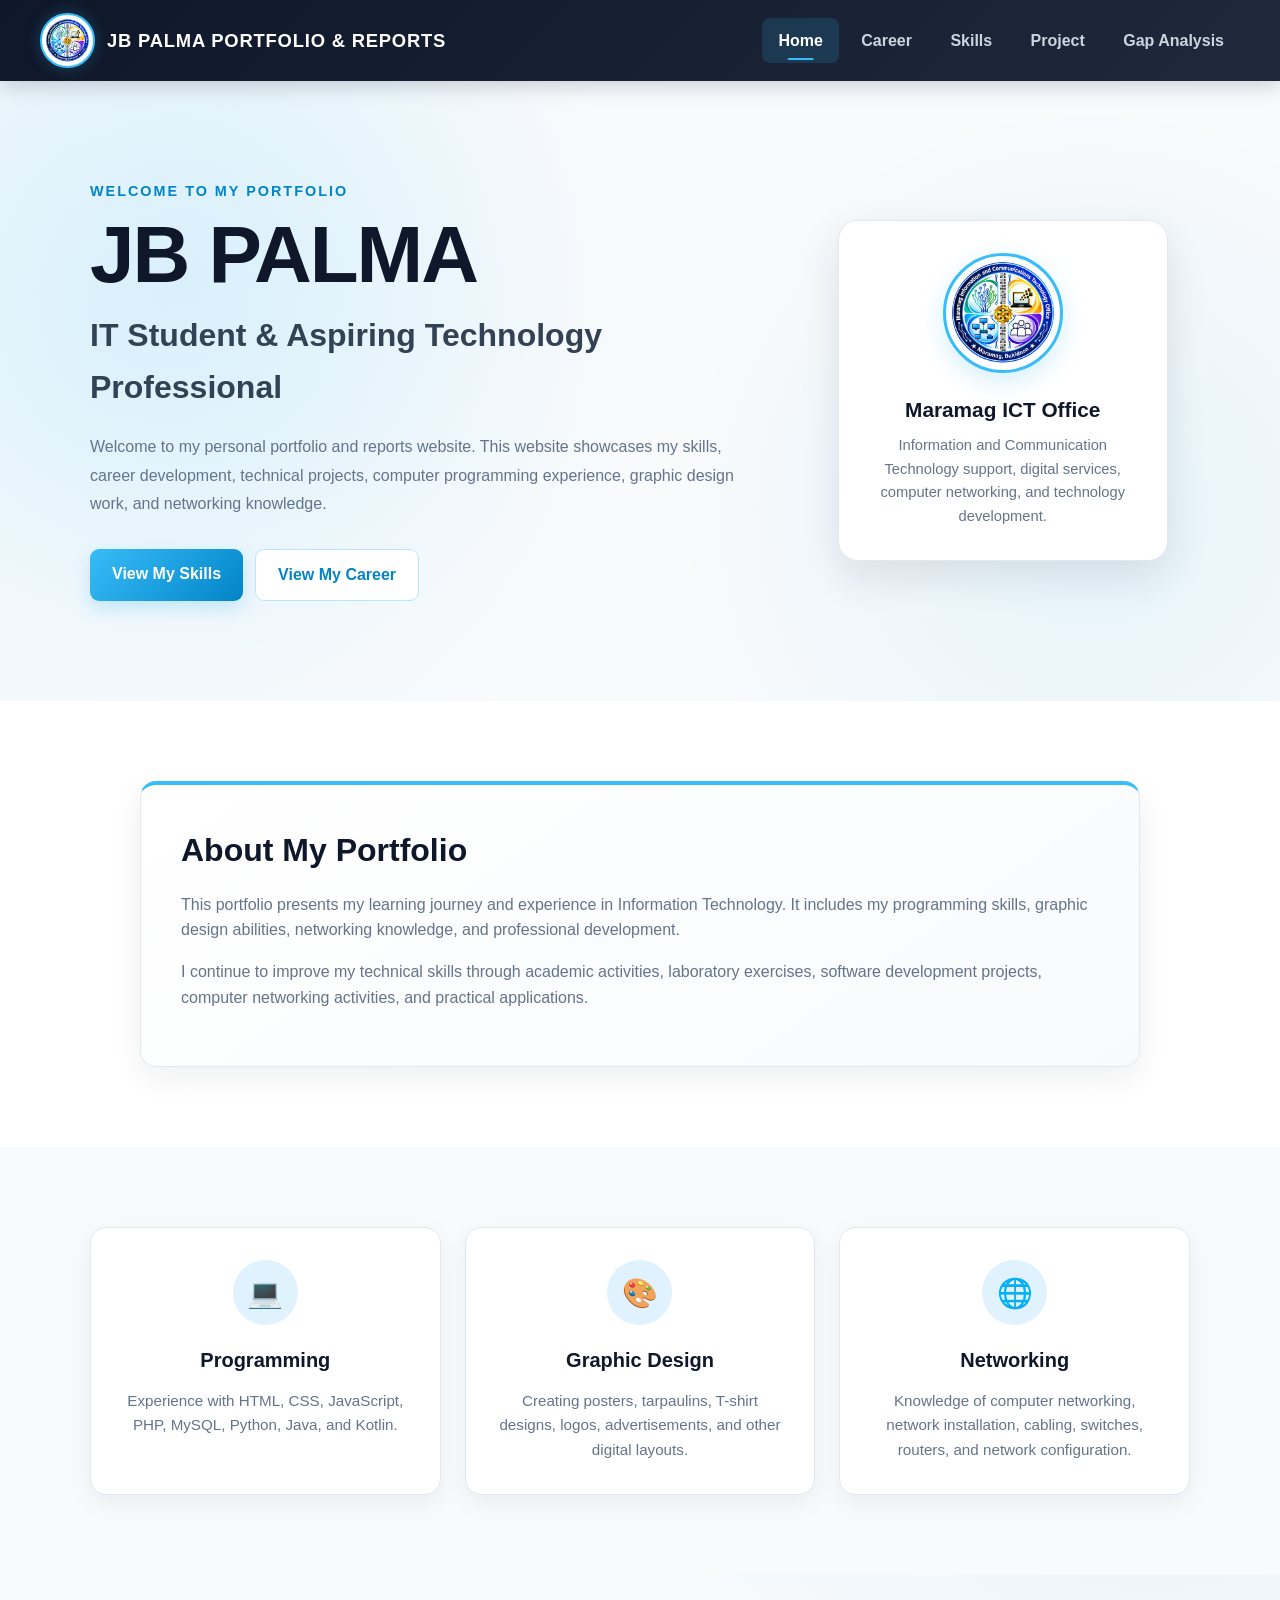
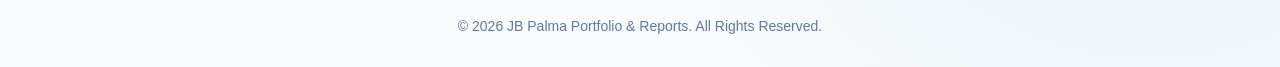
<file: index.html>
<!DOCTYPE html>
<html lang="en">

<head>

    <meta charset="UTF-8">

    <meta
        name="viewport"
        content="width=device-width, initial-scale=1.0"
    >

    <title>
        Home | MARAMAG INFORMATION AND COMMUNICATIONS TECHNOLOGY OFFICE
    </title>

    <!-- Main CSS -->
    <link rel="stylesheet" href="style.css">

</head>


<body>


    <!-- =====================================================
         NAVIGATION BAR
         ===================================================== -->

    <header class="navbar">

        <div class="nav-container">


            <!-- =================================================
                 WEBSITE BRAND
                 ================================================= -->

            <a href="index.html" class="brand">

                <img
                    src="MICT.png"
                    alt="Maramag ICT Office Logo"
                    class="brand-logo"
                >

                <span class="brand-title">
                    JB PALMA PORTFOLIO &amp; REPORTS
                </span>

            </a>


            <!-- =================================================
                 NAVIGATION MENU
                 ================================================= -->

            <nav class="nav-menu">

                <a
                    href="index.html"
                    class="nav-link active"
                >
                    Home
                </a>

                <a
                    href="career.html"
                    class="nav-link"
                >
                    Career
                </a>

                <a
                    href="skills.html"
                    class="nav-link"
                >
                    Skills
                </a>

                <a
                    href="project.html"
                    class="nav-link"
                >
                    Project
                </a>

                <a
                    href="gap-analysis.html"
                    class="nav-link"
                >
                    Gap Analysis
                </a>

            </nav>

        </div>

    </header>



    <!-- =====================================================
         MAIN CONTENT
         ===================================================== -->

    <main>


        <!-- =================================================
             HOME SECTION
             ================================================= -->

        <section class="home-section">


            <div class="home-container">


                <!-- =============================================
                     LEFT SIDE - INTRODUCTION
                     ============================================= -->

                <div class="home-content">


                    <p class="home-subtitle">
                        WELCOME TO MY PORTFOLIO
                    </p>


                    <h1>
                        JB PALMA
                    </h1>


                    <h2>
                        IT Student &amp; Aspiring Technology Professional
                    </h2>


                    <p class="home-description">

                        Welcome to my personal portfolio and reports
                        website. This website showcases my skills,
                        career development, technical projects,
                        computer programming experience, graphic
                        design work, and networking knowledge.

                    </p>


                    <!-- =========================================
                         HOME BUTTONS
                         ========================================= -->

                    <div class="home-buttons">

                        <a
                            href="skills.html"
                            class="home-button primary"
                        >
                            View My Skills
                        </a>


                        <a
                            href="career.html"
                            class="home-button secondary"
                        >
                            View My Career
                        </a>

                    </div>

                </div>



                <!-- =============================================
                     RIGHT SIDE - LOGO CARD
                     ============================================= -->

                <div class="home-card">


                    <!-- =========================================
                         LOGO
                         ========================================= -->

                    <div class="home-logo-container">

                        <img
                            src="MICT.png"
                            alt="Maramag ICT Office Logo"
                            class="home-logo"
                        >

                    </div>


                    <!-- =========================================
                         CARD TITLE
                         ========================================= -->

                    <h3>
                        Maramag ICT Office
                    </h3>


                    <!-- =========================================
                         CARD DESCRIPTION
                         ========================================= -->

                    <p>

                        Information and Communication Technology
                        support, digital services, computer
                        networking, and technology development.

                    </p>

                </div>

            </div>

        </section>



        <!-- =================================================
             ABOUT SECTION
             ================================================= -->

        <section class="about-section">


            <div class="about-container">


                <div class="about-card">


                    <h2>
                        About My Portfolio
                    </h2>


                    <p>

                        This portfolio presents my learning journey
                        and experience in Information Technology.
                        It includes my programming skills, graphic
                        design abilities, networking knowledge, and
                        professional development.

                    </p>


                    <p>

                        I continue to improve my technical skills
                        through academic activities, laboratory
                        exercises, software development projects,
                        computer networking activities, and
                        practical applications.

                    </p>


                </div>

            </div>

        </section>



        <!-- =================================================
             INFORMATION CARDS
             ================================================= -->

        <section class="information-section">


            <div class="information-container">


                <!-- =============================================
                     CARD 1
                     ============================================= -->

                <div class="info-card">


                    <div class="info-icon">
                        💻
                    </div>


                    <h3>
                        Programming
                    </h3>


                    <p>

                        Experience with HTML, CSS, JavaScript,
                        PHP, MySQL, Python, Java, and Kotlin.

                    </p>

                </div>



                <!-- =============================================
                     CARD 2
                     ============================================= -->

                <div class="info-card">


                    <div class="info-icon">
                        🎨
                    </div>


                    <h3>
                        Graphic Design
                    </h3>


                    <p>

                        Creating posters, tarpaulins, T-shirt
                        designs, logos, advertisements, and
                        other digital layouts.

                    </p>

                </div>



                <!-- =============================================
                     CARD 3
                     ============================================= -->

                <div class="info-card">


                    <div class="info-icon">
                        🌐
                    </div>


                    <h3>
                        Networking
                    </h3>


                    <p>

                        Knowledge of computer networking,
                        network installation, cabling,
                        switches, routers, and network
                        configuration.

                    </p>

                </div>

            </div>

        </section>


    </main>



    <!-- =====================================================
         FOOTER
         ===================================================== -->

    <footer class="footer">

        <p>

            &copy; 2026 JB Palma Portfolio &amp; Reports.
            All Rights Reserved.

        </p>

    </footer>


</body>

</html>
</file>
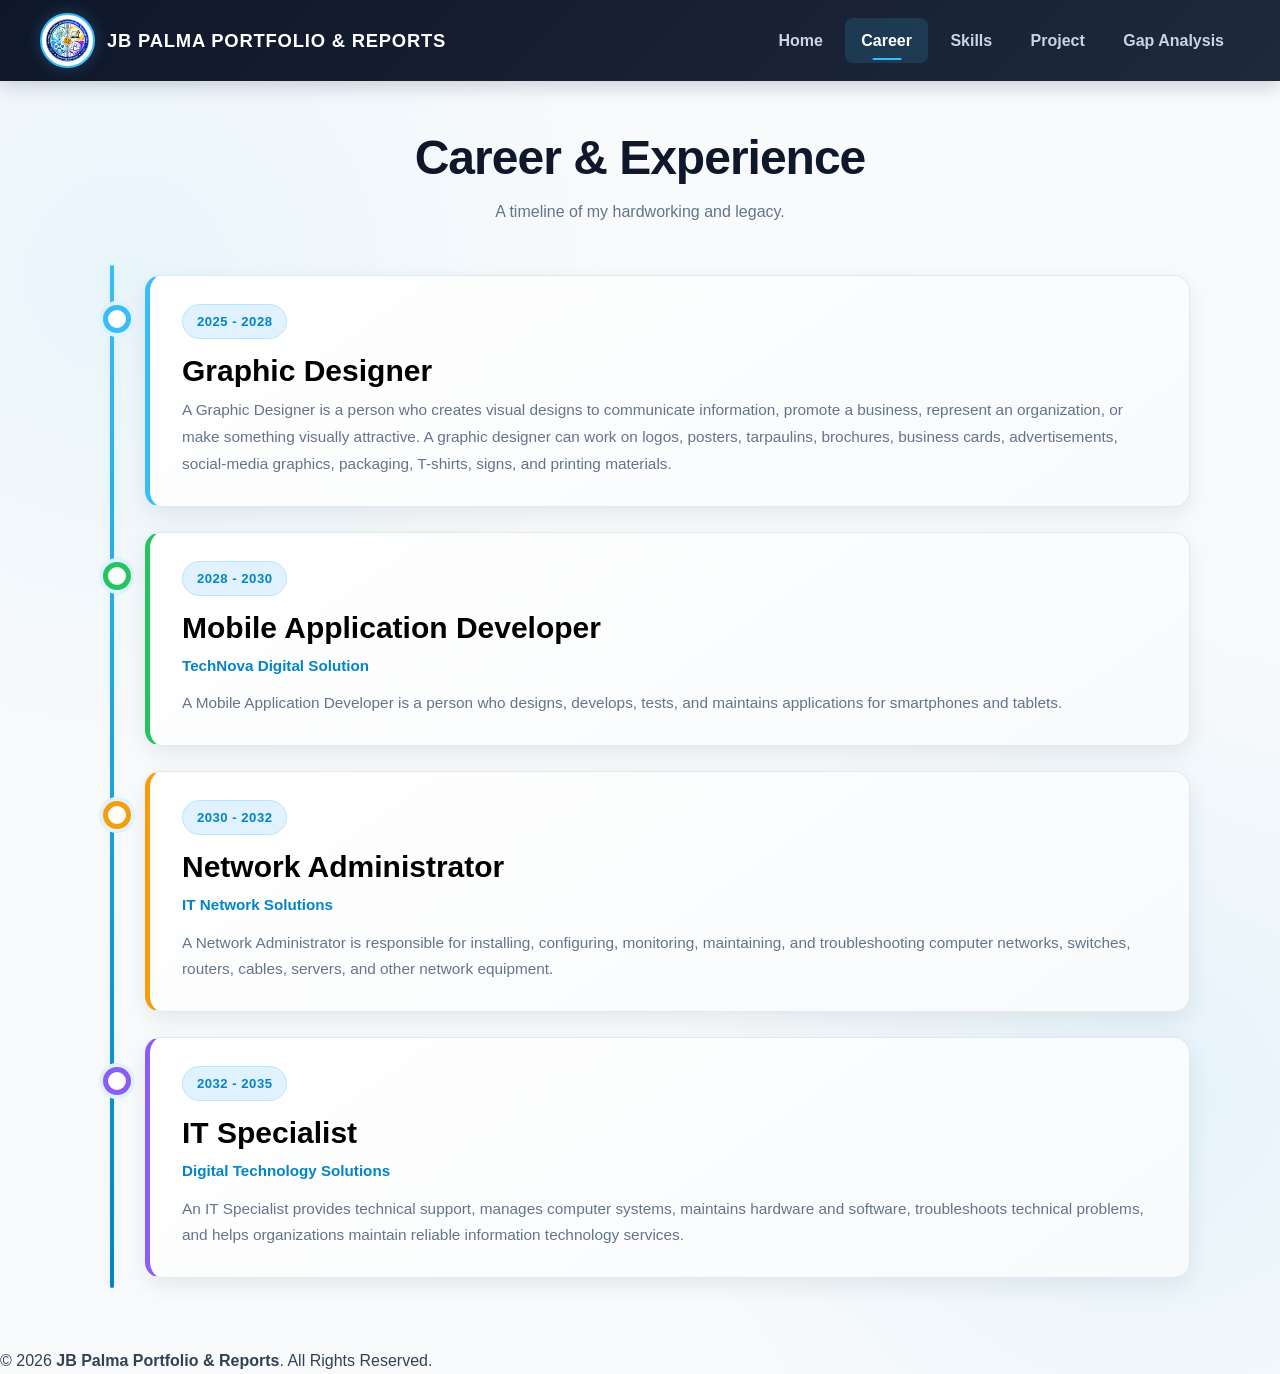
<file: career.html>
<!DOCTYPE html>
<html lang="en">
<head>
    <meta charset="UTF-8">
    <meta name="viewport" content="width=device-width, initial-scale=1.0">

    <title>JB Palma | Career</title>

    <link rel="stylesheet" href="style.css">
</head>

<body>

    <!-- =========================
         NAVIGATION BAR
    ========================== -->
    <header class="navbar">

        <div class="nav-container">

            <!-- LOGO -->
            <a href="index.html" class="brand">

                <img
                    src="MICT.png"
                    alt="Maramag ICT Logo"
                    class="brand-logo"
                >

                <span class="brand-title">
                    JB PALMA PORTFOLIO &amp; REPORTS
                </span>

            </a>


            <!-- NAVIGATION -->
            <nav class="nav-menu">

                <a href="index.html" class="nav-link">
                    Home
                </a>

                <a href="career.html" class="nav-link active">
                    Career
                </a>

                <a href="skills.html" class="nav-link">
                    Skills
                </a>

                <a href="project.html" class="nav-link">
                    Project
                </a>

                <a href="gap-analysis.html" class="nav-link">
                    Gap Analysis
                </a>

            </nav>

        </div>

    </header>


    <!-- =========================
         CAREER PAGE
    ========================== -->
    <main class="content-container">

        <section class="page-header">

            <h1>
                Career &amp; Experience
            </h1>

            <p>
                A timeline of my hardworking and legacy.
            </p>

        </section>


        <!-- =========================
             CAREER TIMELINE
        ========================== -->
        <section class="timeline">


            <!-- CAREER 1 -->
            <article class="timeline-item">

                <div class="date">
                    2025 - 2028
                </div>

                <h3>
                    Graphic Designer
                </h3>

                <p>
                    A Graphic Designer is a person who creates visual
                    designs to communicate information, promote a business,
                    represent an organization, or make something visually
                    attractive. A graphic designer can work on logos,
                    posters, tarpaulins, brochures, business cards,
                    advertisements, social-media graphics, packaging,
                    T-shirts, signs, and printing materials.
                </p>

            </article>


            <!-- CAREER 2 -->
            <article class="timeline-item">

                <div class="date">
                    2028 - 2030
                </div>

                <h3>
                    Mobile Application Developer
                </h3>

                <div class="company">
                    TechNova Digital Solution
                </div>

                <p>
                    A Mobile Application Developer is a person who designs,
                    develops, tests, and maintains applications for
                    smartphones and tablets.
                </p>

            </article>


            <!-- CAREER 3 -->
            <article class="timeline-item">

                <div class="date">
                    2030 - 2032
                </div>

                <h3>
                    Network Administrator
                </h3>

                <div class="company">
                    IT Network Solutions
                </div>

                <p>
                    A Network Administrator is responsible for installing,
                    configuring, monitoring, maintaining, and troubleshooting
                    computer networks, switches, routers, cables, servers,
                    and other network equipment.
                </p>

            </article>


            <!-- CAREER 4 -->
            <article class="timeline-item">

                <div class="date">
                    2032 - 2035
                </div>

                <h3>
                    IT Specialist
                </h3>

                <div class="company">
                    Digital Technology Solutions
                </div>

                <p>
                    An IT Specialist provides technical support, manages
                    computer systems, maintains hardware and software,
                    troubleshoots technical problems, and helps organizations
                    maintain reliable information technology services.
                </p>

            </article>


        </section>

    </main>


    <!-- =========================
         FOOTER
    ========================== -->
    <footer>

        <p>
            &copy; 2026
            <strong>JB Palma Portfolio &amp; Reports</strong>.
            All Rights Reserved.
        </p>

    </footer>

</body>
</html>
</file>
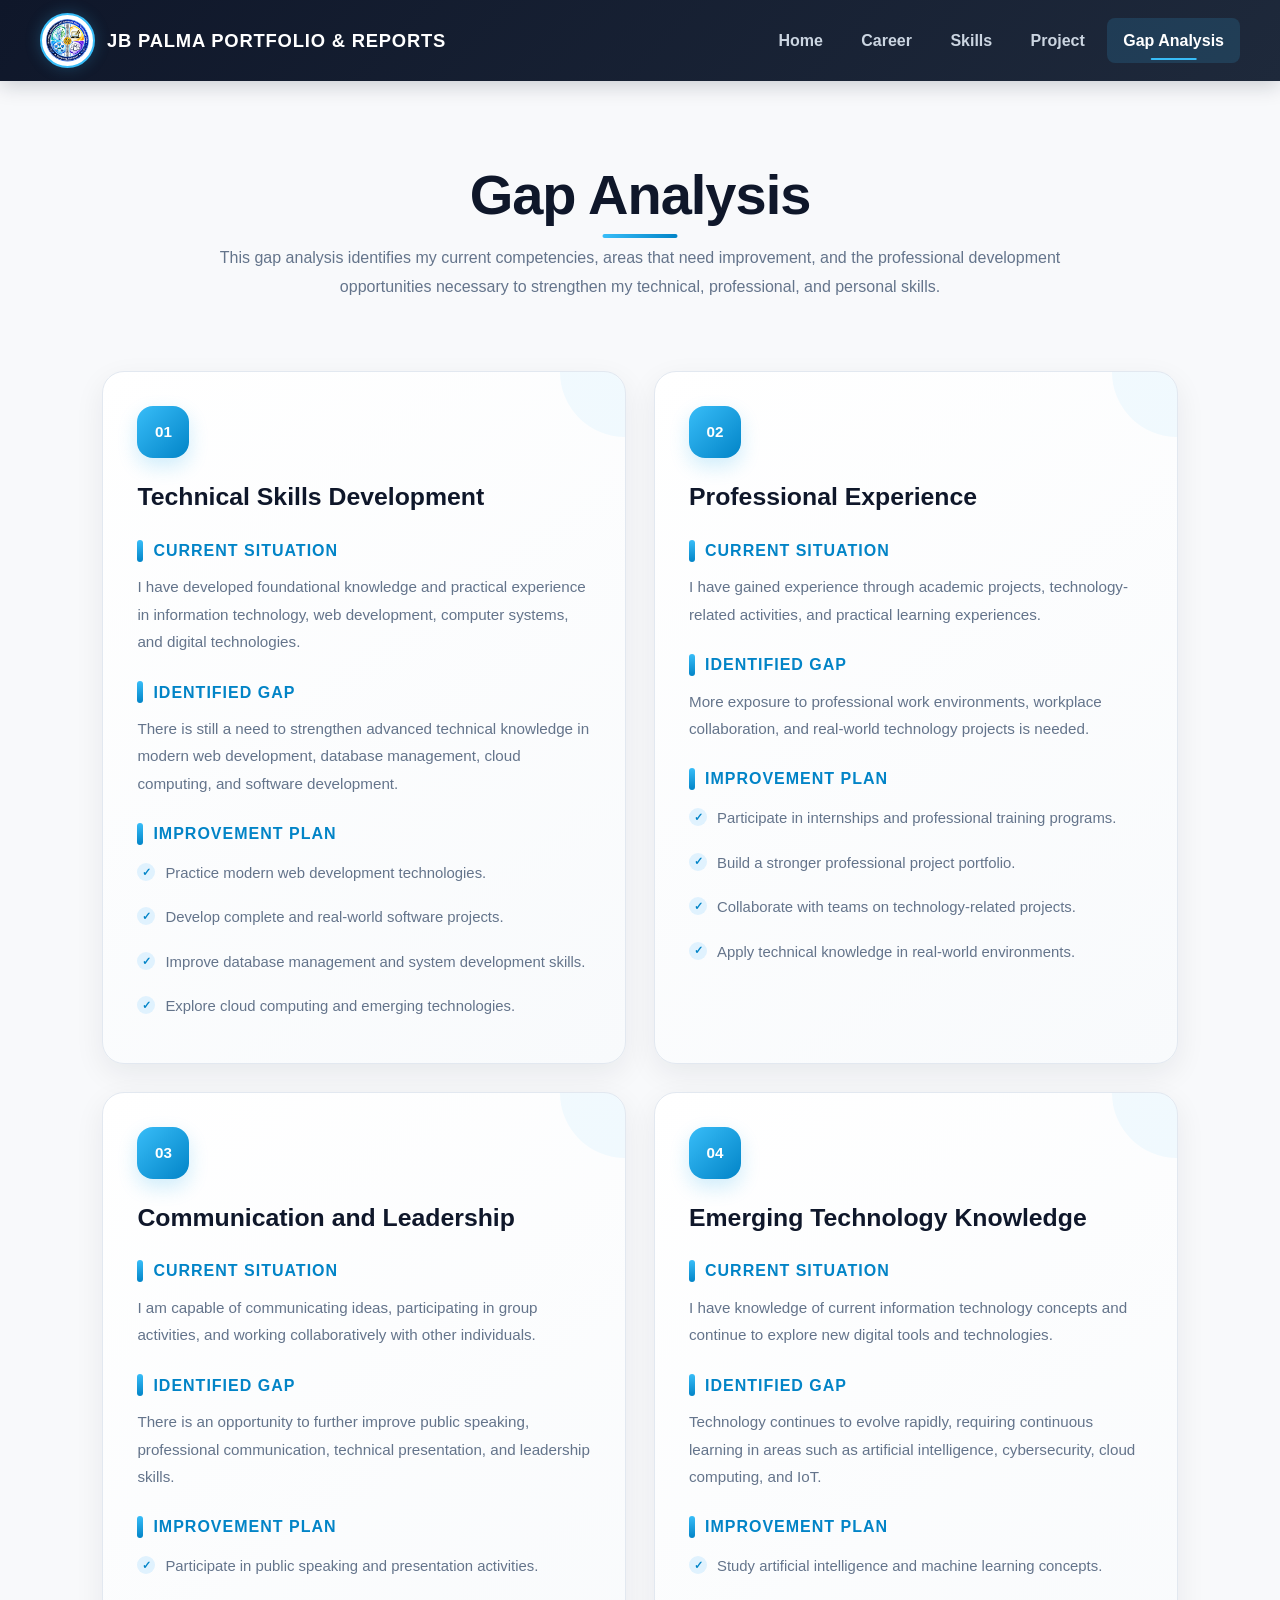
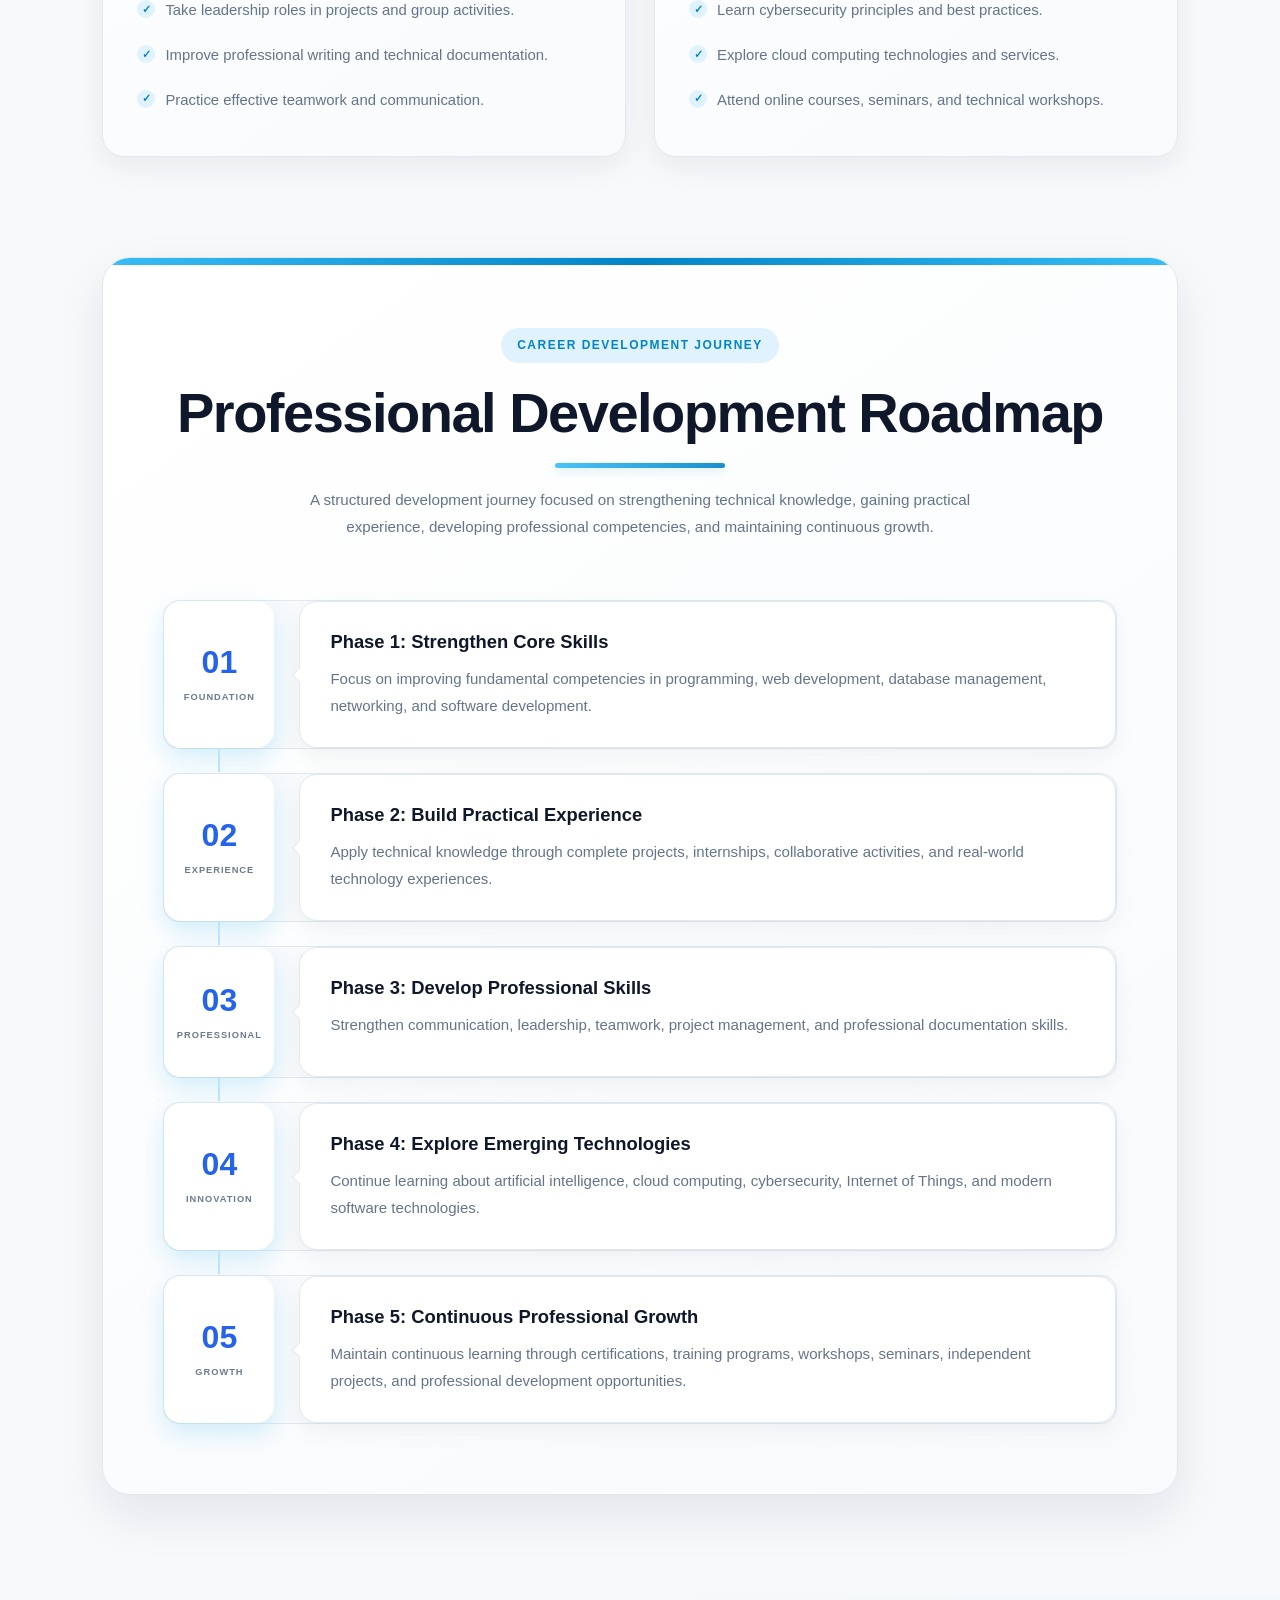
<file: gap-analysis.html>
<!DOCTYPE html>
<html lang="en">

<head>

    <meta charset="UTF-8">

    <meta
        name="viewport"
        content="width=device-width, initial-scale=1.0"
    >

    <title>
        Gap Analysis | JB Palma Portfolio & Reports
    </title>

    <!-- Main CSS -->
    <link rel="stylesheet" href="style.css">

</head>


<body>


     <!-- =====================================================
         NAVIGATION BAR
         ===================================================== -->

    <header class="navbar">

        <div class="nav-container">


            <!-- =================================================
                 WEBSITE BRAND
                 ================================================= -->

            <a href="index.html" class="brand">

                <img
                    src="MICT.png"
                    alt="Maramag ICT Office Logo"
                    class="brand-logo"
                >

                <span class="brand-title">
                    JB PALMA PORTFOLIO &amp; REPORTS
                </span>

            </a>


            <!-- =================================================
                 NAVIGATION MENU
                 ================================================= -->

            <nav class="nav-menu">

                <a
                    href="index.html"
                    class="nav-link"
                >
                    Home
                </a>

                <a
                    href="career.html"
                    class="nav-link"
                >
                    Career
                </a>

                <a
                    href="skills.html"
                    class="nav-link"
                >
                    Skills
                </a>

                <a
                    href="project.html"
                    class="nav-link"
                >
                    Project
                </a>

                <a
                    href="gap-analysis.html"
                    class="nav-link active"
                >
                    Gap Analysis
                </a>

            </nav>

        </div>

    </header>



    <!-- =====================================================
         GAP ANALYSIS
    ====================================================== -->

    <main>

        <section class="gap-analysis">


            <!-- SECTION HEADER -->

            <div class="gap-analysis-header">

                <h1 class="section-title">
                    Gap Analysis
                </h1>


                <p class="section-description">

                    This gap analysis identifies my current competencies,
                    areas that need improvement, and the professional
                    development opportunities necessary to strengthen my
                    technical, professional, and personal skills.

                </p>

            </div>



            <!-- =================================================
                 GAP ANALYSIS CARDS
            ================================================== -->

            <div class="gap-grid">


                <!-- =============================================
                     CARD 01
                ============================================== -->

                <article class="gap-card">

                    <div class="gap-number">
                        01
                    </div>


                    <h2>
                        Technical Skills Development
                    </h2>


                    <h3>
                        Current Situation
                    </h3>

                    <p>

                        I have developed foundational knowledge and
                        practical experience in information technology,
                        web development, computer systems, and digital
                        technologies.

                    </p>


                    <h3>
                        Identified Gap
                    </h3>

                    <p>

                        There is still a need to strengthen advanced
                        technical knowledge in modern web development,
                        database management, cloud computing, and
                        software development.

                    </p>


                    <h3>
                        Improvement Plan
                    </h3>

                    <ul>

                        <li>
                            Practice modern web development technologies.
                        </li>

                        <li>
                            Develop complete and real-world software projects.
                        </li>

                        <li>
                            Improve database management and system
                            development skills.
                        </li>

                        <li>
                            Explore cloud computing and emerging technologies.
                        </li>

                    </ul>

                </article>



                <!-- =============================================
                     CARD 02
                ============================================== -->

                <article class="gap-card">

                    <div class="gap-number">
                        02
                    </div>


                    <h2>
                        Professional Experience
                    </h2>


                    <h3>
                        Current Situation
                    </h3>

                    <p>

                        I have gained experience through academic projects,
                        technology-related activities, and practical
                        learning experiences.

                    </p>


                    <h3>
                        Identified Gap
                    </h3>

                    <p>

                        More exposure to professional work environments,
                        workplace collaboration, and real-world technology
                        projects is needed.

                    </p>


                    <h3>
                        Improvement Plan
                    </h3>

                    <ul>

                        <li>
                            Participate in internships and professional
                            training programs.
                        </li>

                        <li>
                            Build a stronger professional project portfolio.
                        </li>

                        <li>
                            Collaborate with teams on technology-related
                            projects.
                        </li>

                        <li>
                            Apply technical knowledge in real-world
                            environments.
                        </li>

                    </ul>

                </article>



                <!-- =============================================
                     CARD 03
                ============================================== -->

                <article class="gap-card">

                    <div class="gap-number">
                        03
                    </div>


                    <h2>
                        Communication and Leadership
                    </h2>


                    <h3>
                        Current Situation
                    </h3>

                    <p>

                        I am capable of communicating ideas,
                        participating in group activities, and working
                        collaboratively with other individuals.

                    </p>


                    <h3>
                        Identified Gap
                    </h3>

                    <p>

                        There is an opportunity to further improve
                        public speaking, professional communication,
                        technical presentation, and leadership skills.

                    </p>


                    <h3>
                        Improvement Plan
                    </h3>

                    <ul>

                        <li>
                            Participate in public speaking and
                            presentation activities.
                        </li>

                        <li>
                            Take leadership roles in projects and
                            group activities.
                        </li>

                        <li>
                            Improve professional writing and
                            technical documentation.
                        </li>

                        <li>
                            Practice effective teamwork and
                            communication.
                        </li>

                    </ul>

                </article>



                <!-- =============================================
                     CARD 04
                ============================================== -->

                <article class="gap-card">

                    <div class="gap-number">
                        04
                    </div>


                    <h2>
                        Emerging Technology Knowledge
                    </h2>


                    <h3>
                        Current Situation
                    </h3>

                    <p>

                        I have knowledge of current information
                        technology concepts and continue to explore
                        new digital tools and technologies.

                    </p>


                    <h3>
                        Identified Gap
                    </h3>

                    <p>

                        Technology continues to evolve rapidly,
                        requiring continuous learning in areas such as
                        artificial intelligence, cybersecurity,
                        cloud computing, and IoT.

                    </p>


                    <h3>
                        Improvement Plan
                    </h3>

                    <ul>

                        <li>
                            Study artificial intelligence and
                            machine learning concepts.
                        </li>

                        <li>
                            Learn cybersecurity principles and
                            best practices.
                        </li>

                        <li>
                            Explore cloud computing technologies
                            and services.
                        </li>

                        <li>
                            Attend online courses, seminars, and
                            technical workshops.
                        </li>

                    </ul>

                </article>


            </div>



            <!-- =================================================
                 PROFESSIONAL DEVELOPMENT ROADMAP
            ================================================== -->

            <section class="roadmap">


                <div class="roadmap-heading">

                    <span class="roadmap-label">
                        CAREER DEVELOPMENT JOURNEY
                    </span>


                    <h2 class="roadmap-title">
                        Professional Development Roadmap
                    </h2>


                    <p class="roadmap-intro">

                        A structured development journey focused on
                        strengthening technical knowledge, gaining
                        practical experience, developing professional
                        competencies, and maintaining continuous growth.

                    </p>

                </div>



                <!-- ROADMAP LIST -->

                <div class="roadmap-list">


                    <!-- PHASE 01 -->

                    <article class="roadmap-item">

                        <div class="roadmap-phase">

                            <span>
                                01
                            </span>

                            <small>
                                FOUNDATION
                            </small>

                        </div>


                        <div class="roadmap-content">

                            <h3>
                                Phase 1: Strengthen Core Skills
                            </h3>

                            <p>

                                Focus on improving fundamental competencies
                                in programming, web development, database
                                management, networking, and software
                                development.

                            </p>

                        </div>

                    </article>



                    <!-- PHASE 02 -->

                    <article class="roadmap-item">

                        <div class="roadmap-phase">

                            <span>
                                02
                            </span>

                            <small>
                                EXPERIENCE
                            </small>

                        </div>


                        <div class="roadmap-content">

                            <h3>
                                Phase 2: Build Practical Experience
                            </h3>

                            <p>

                                Apply technical knowledge through complete
                                projects, internships, collaborative
                                activities, and real-world technology
                                experiences.

                            </p>

                        </div>

                    </article>



                    <!-- PHASE 03 -->

                    <article class="roadmap-item">

                        <div class="roadmap-phase">

                            <span>
                                03
                            </span>

                            <small>
                                PROFESSIONAL
                            </small>

                        </div>


                        <div class="roadmap-content">

                            <h3>
                                Phase 3: Develop Professional Skills
                            </h3>

                            <p>

                                Strengthen communication, leadership,
                                teamwork, project management, and
                                professional documentation skills.

                            </p>

                        </div>

                    </article>



                    <!-- PHASE 04 -->

                    <article class="roadmap-item">

                        <div class="roadmap-phase">

                            <span>
                                04
                            </span>

                            <small>
                                INNOVATION
                            </small>

                        </div>


                        <div class="roadmap-content">

                            <h3>
                                Phase 4: Explore Emerging Technologies
                            </h3>

                            <p>

                                Continue learning about artificial
                                intelligence, cloud computing,
                                cybersecurity, Internet of Things,
                                and modern software technologies.

                            </p>

                        </div>

                    </article>



                    <!-- PHASE 05 -->

                    <article class="roadmap-item">

                        <div class="roadmap-phase">

                            <span>
                                05
                            </span>

                            <small>
                                GROWTH
                            </small>

                        </div>


                        <div class="roadmap-content">

                            <h3>
                                Phase 5: Continuous Professional Growth
                            </h3>

                            <p>

                                Maintain continuous learning through
                                certifications, training programs,
                                workshops, seminars, independent projects,
                                and professional development opportunities.

                            </p>

                        </div>

                    </article>


                </div>

            </section>


        </section>

    </main>



    <!-- =====================================================
         FOOTER
    ====================================================== -->

    <footer class="site-footer">

        <div class="footer-container">

            <p>
                © 2026 JB Palma Portfolio & Reports.
                All Rights Reserved.
            </p>

        </div>

    </footer>


</body>

</html>
</file>
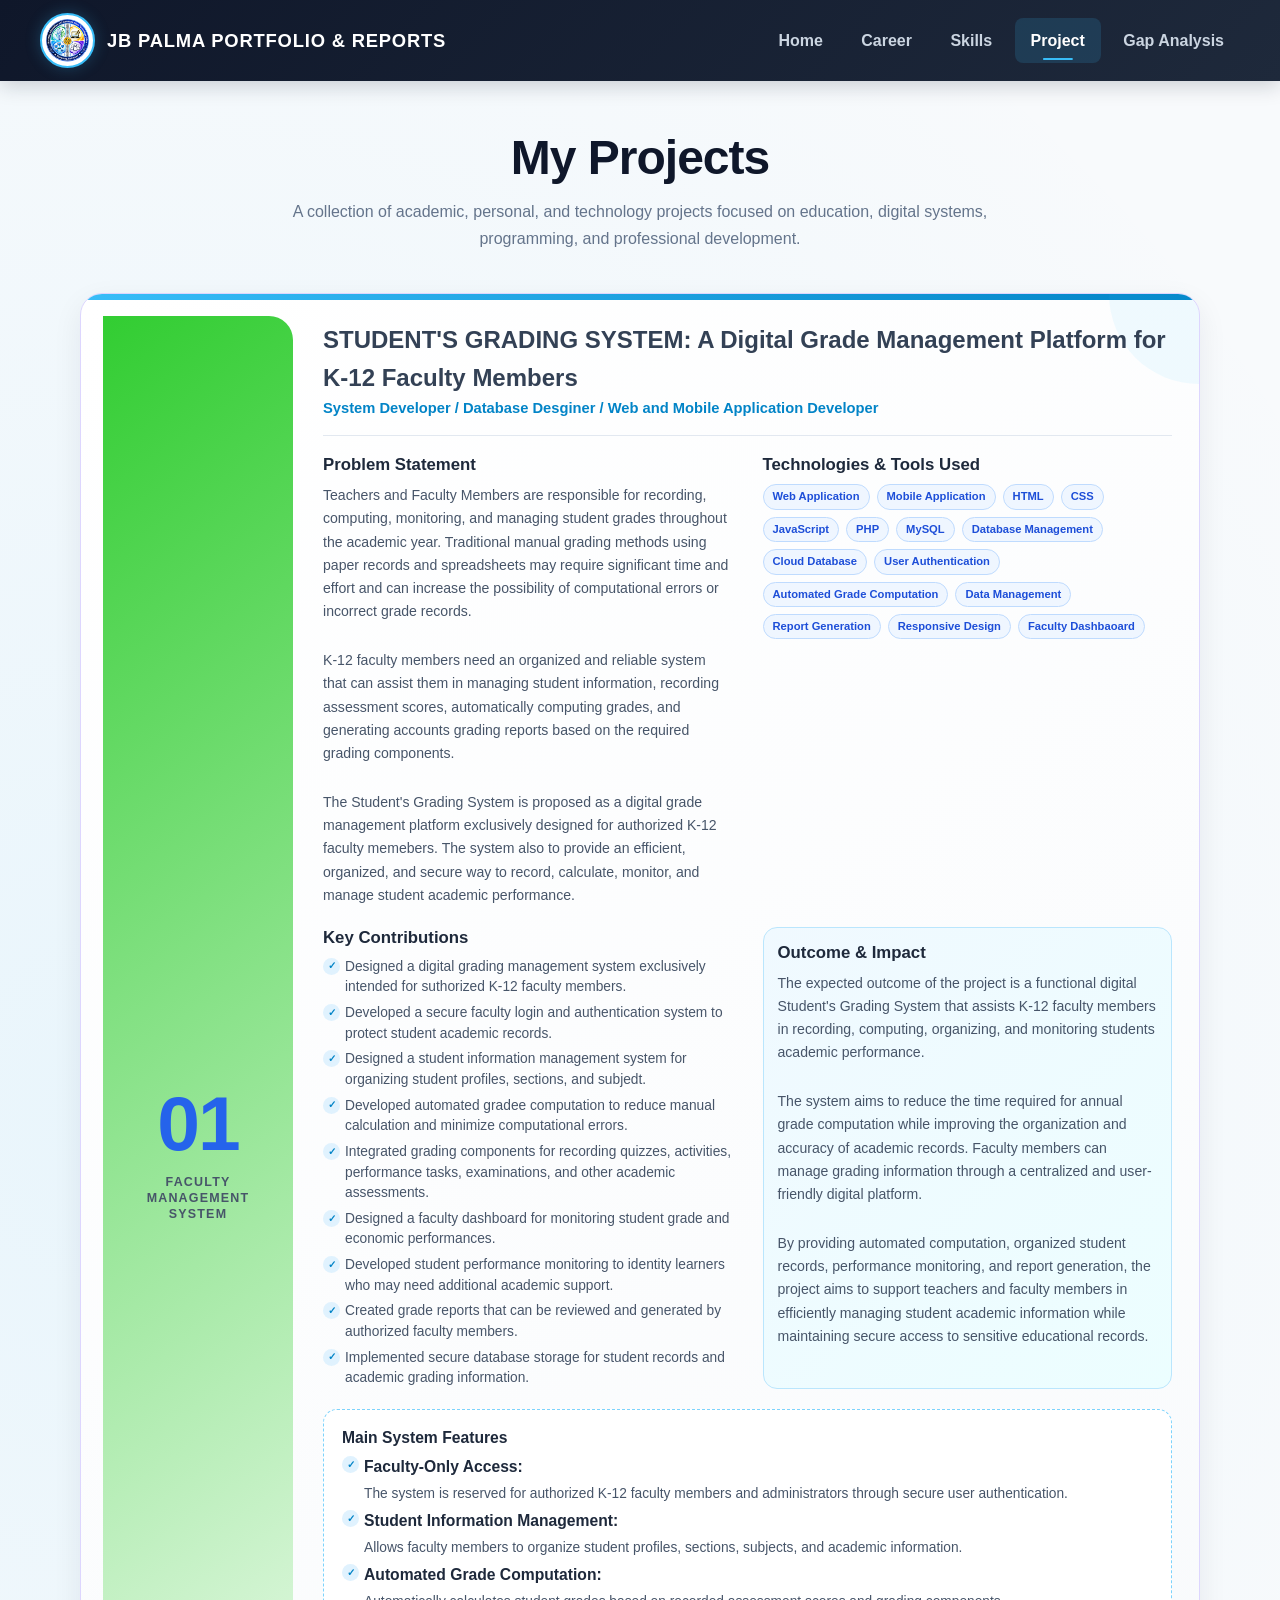
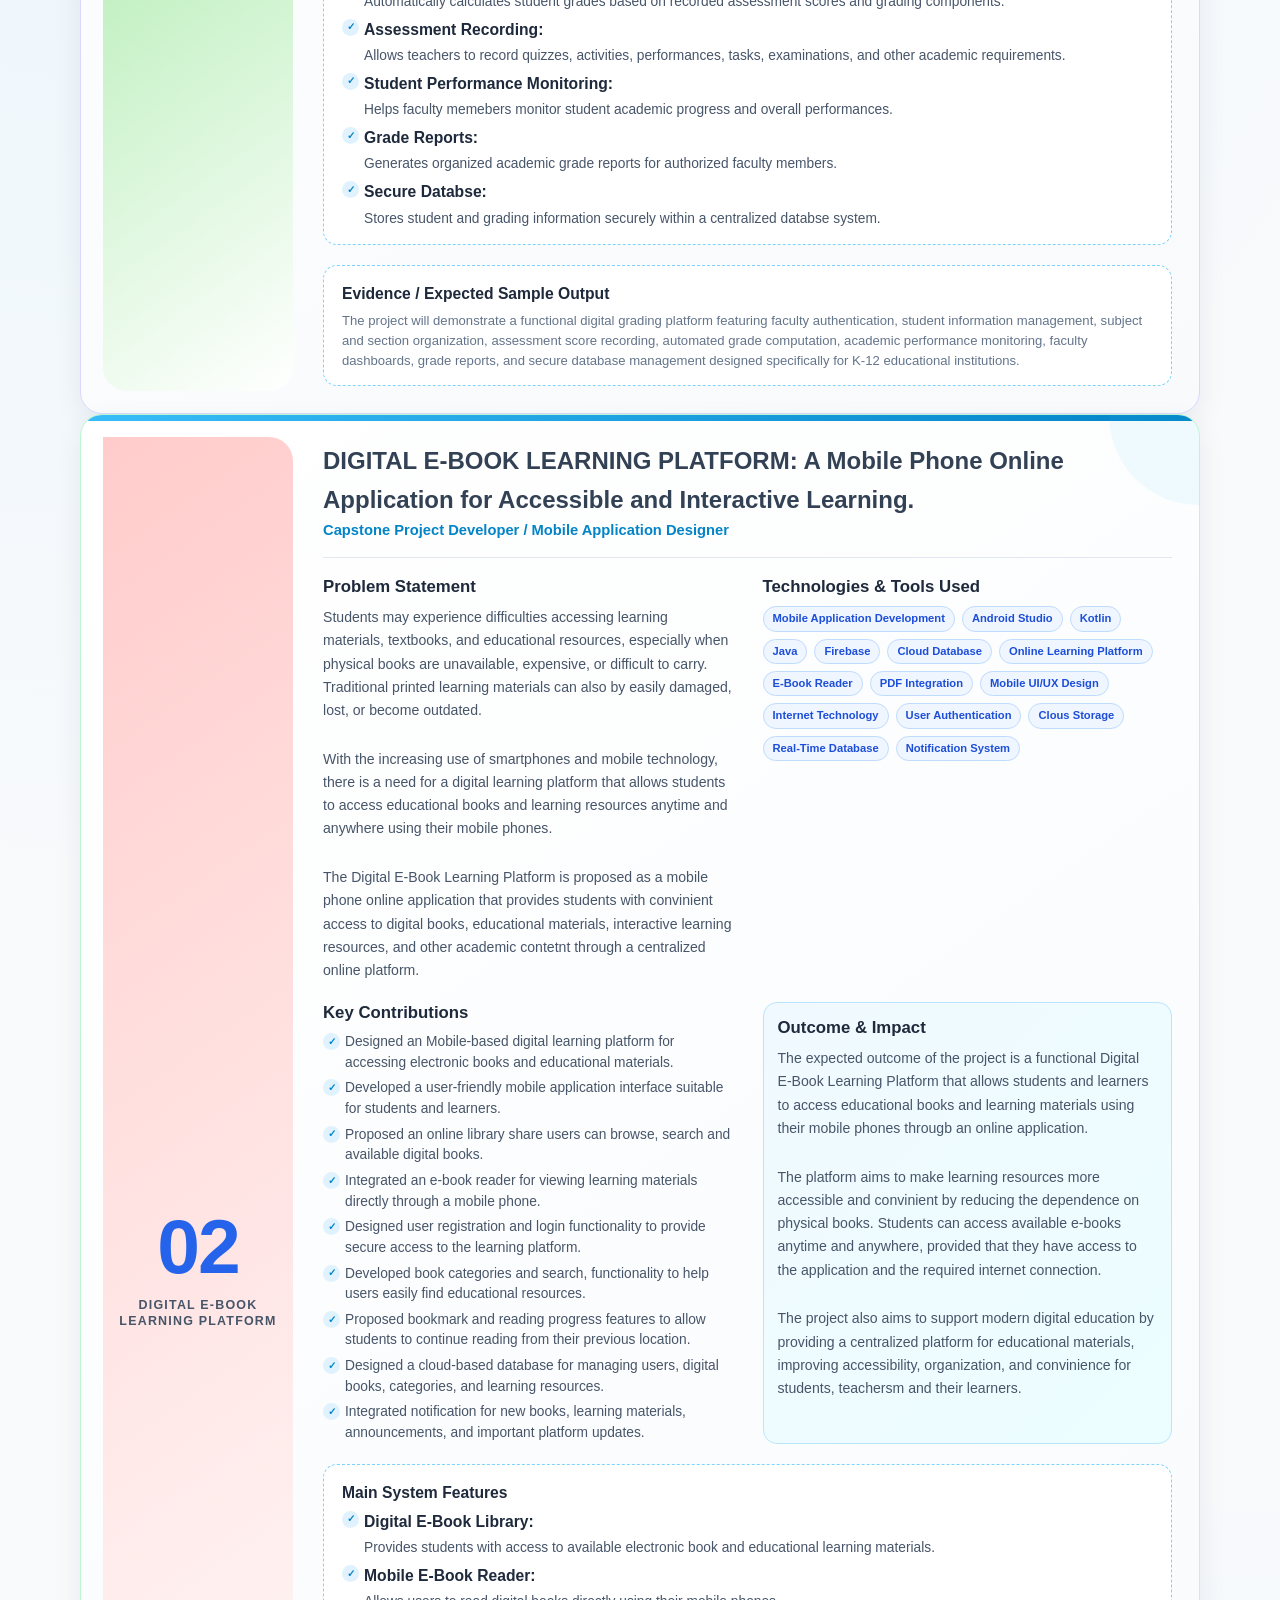
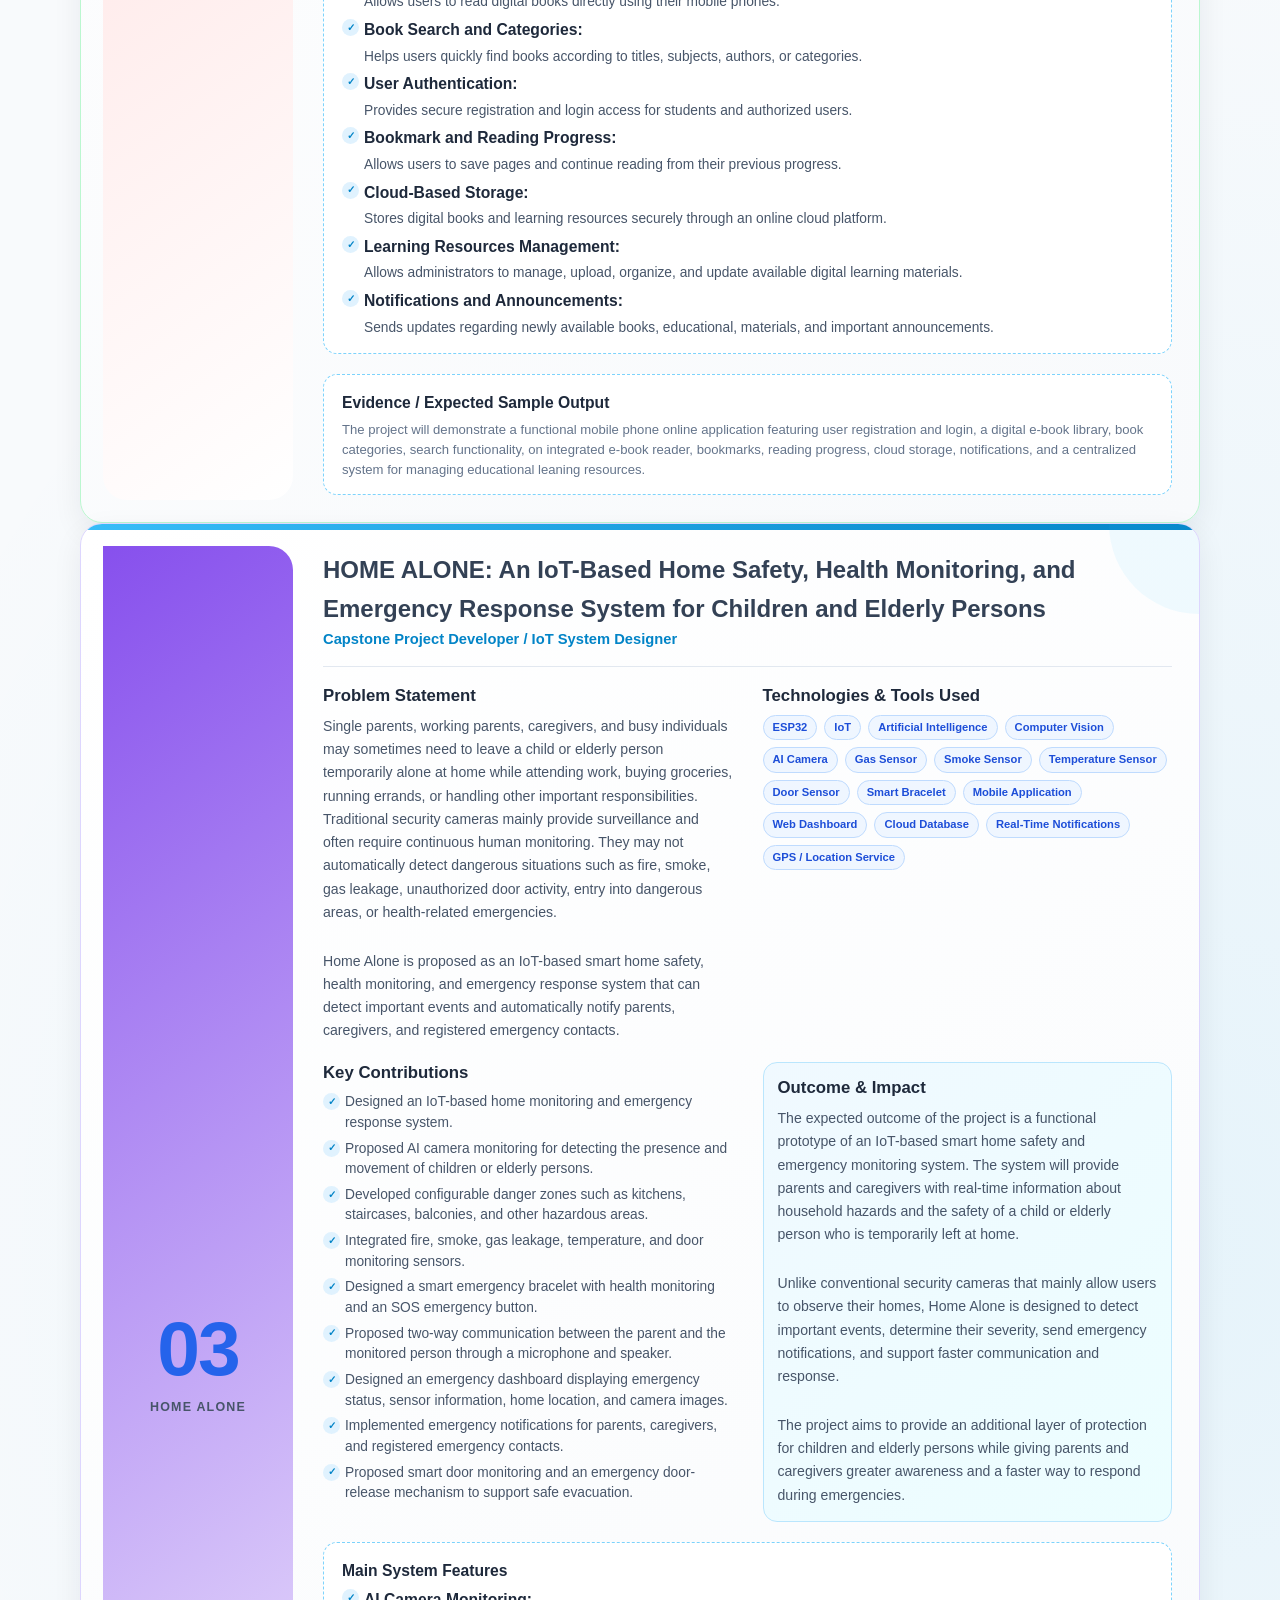
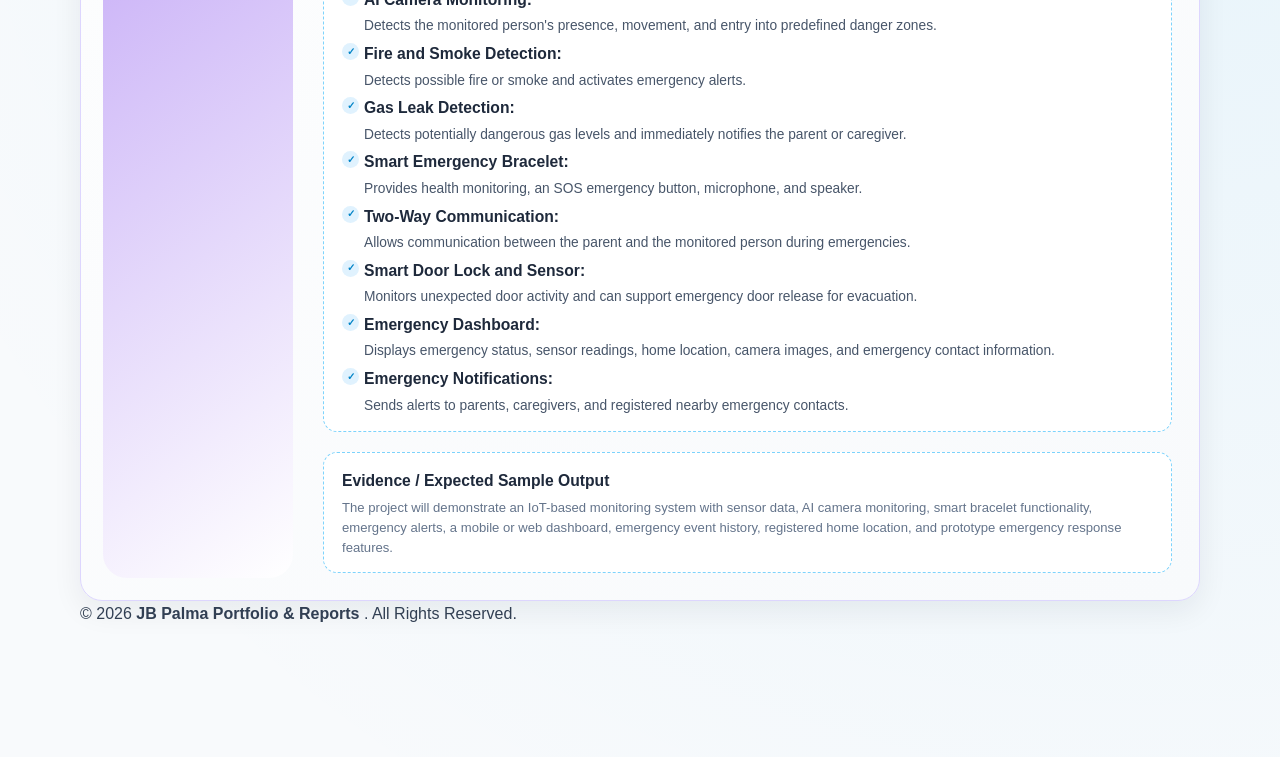
<file: project.html>
<!DOCTYPE html>
<html lang="en">

<head>

    <meta charset="UTF-8">

    <meta
        name="viewport"
        content="width=device-width, initial-scale=1.0"
    >

    <title>
        JB Palma | Projects
    </title>

    <!-- Main CSS -->
    <link rel="stylesheet" href="style.css">

</head>


<body>


    <!-- =====================================================
         NAVIGATION BAR
         ===================================================== -->

    <header class="navbar">

        <div class="nav-container">


            <!-- WEBSITE BRAND -->

            <a href="index.html" class="brand">

                <img
                    src="MICT.png"
                    alt="Maramag ICT Office Logo"
                    class="brand-logo"
                >

                <span class="brand-title">
                    JB PALMA PORTFOLIO &amp; REPORTS
                </span>

            </a>


            <!-- NAVIGATION MENU -->

            <nav class="nav-menu">

                <a
                    href="index.html"
                    class="nav-link"
                >
                    Home
                </a>


                <a
                    href="career.html"
                    class="nav-link"
                >
                    Career
                </a>


                <a
                    href="skills.html"
                    class="nav-link"
                >
                    Skills
                </a>

                <a
                    href="project.html"
                    class="nav-link active"
                >
                    Project
                </a>


                <a
                    href="gap-analysis.html"
                    class="nav-link"
                >
                    Gap Analysis
                </a>

            </nav>

        </div>

    </header>



    <!-- =====================================================
         MAIN CONTENT
         ===================================================== -->

    <main class="content-container">


        <!-- =================================================
             PAGE HEADER
             ================================================= -->

        <section class="page-header">

            <h1>
                My Projects
            </h1>

            <p>
                A collection of academic, personal, and technology
                projects focused on education, digital systems,
                programming, and professional development.
            </p>

        </section>



        <!-- =================================================
             PROJECT SECTION
             ================================================= -->

        <section class="projects-section">


                       <!-- =========================================================
     PROJECT 01 – STUDENT'S GRADING SYSTEM (AVAILABLE FOR FACULTY)
========================================================= -->

<article class="project-card">

    <!-- PROJECT NUMBER -->
    <div class="project-number">
        <span class="number">01</span>

        <span class="category">
            FACULTY MANAGEMENT SYSTEM
        </span>
    </div>


    <!-- PROJECT CONTENT -->
    <div class="project-content">


        <!-- PROJECT HEADER -->
        <div class="project-main">

            <h2>
                STUDENT'S GRADING SYSTEM: A Digital Grade Management Platform for K-12 Faculty Members
            </h2>

            <p class="project-role">
                System Developer / Database Desginer / Web and Mobile Application Developer
            </p>

        </div>


        <!-- PROJECT DETAILS -->
        <div class="project-details">


            <!-- PROBLEM STATEMENT -->
            <div class="project-block">

                <h3>Problem Statement</h3>

                <p>
                    Teachers and Faculty Members are responsible for recording, 
                    computing, monitoring, and managing student grades throughout
                    the academic year. Traditional manual grading methods using 
                    paper records and spreadsheets may require significant time
                    and effort and can increase the possibility of computational 
                    errors or incorrect grade records.
                </p>

                <br>

                <p>
                    K-12 faculty members need an organized and reliable system
                    that can assist them in managing student information, recording
                    assessment scores, automatically computing grades, and generating
                    accounts grading reports based on the required grading components.
                </p>

                <br>

                <p>
                    The Student's Grading System is proposed as a digital
                    grade management platform exclusively designed for authorized
                    K-12 faculty memebers. The system also to provide an efficient,
                    organized, and secure way to record, calculate, monitor,
                    and manage student academic performance.
                </p>

            </div>


            <!-- TECHNOLOGIES -->
            <div class="project-block">

                <h3>Technologies &amp; Tools Used</h3>

                <div class="tech-tags">

                    <span>Web Application</span>
                    <span>Mobile Application</span>
                    <span>HTML</span>
                    <span>CSS</span>
                    <span>JavaScript</span>
                    <span>PHP</span>
                    <span>MySQL</span>
                    <span>Database Management</span>
                    <span>Cloud Database</span>
                    <span>User Authentication</span>
                    <span>Automated Grade Computation</span>
                    <span>Data Management</span>
                    <span>Report Generation</span>
                    <span>Responsive Design</span>
                    <span>Faculty Dashbaoard</span>

                </div>

            </div>


            <!-- KEY CONTRIBUTIONS -->
            <div class="project-block">

                <h3>Key Contributions</h3>

                <ul class="project-list">

                    <li>
                        Designed a digital grading management system exclusively 
                        intended for suthorized K-12 faculty members.
                    </li>

                    <li>
                        Developed a secure faculty login and authentication system 
                        to protect student academic records.
                    </li>

                    <li>
                        Designed a student information management system for 
                        organizing student profiles, sections, and subjedt.
                    </li>

                    <li>
                        Developed automated gradee computation to reduce manual
                        calculation and minimize computational errors.
                    </li>

                    <li>
                        Integrated grading components for recording quizzes,
                        activities, performance tasks, examinations, and other
                        academic assessments.
                    </li>

                    <li>
                        Designed a faculty dashboard for monitoring student
                        grade and economic performances.
                    </li>

                    <li>
                        Developed student performance monitoring to identity
                        learners who may need additional academic support.
                    </li>

                    <li>
                        Created grade reports that can be reviewed and generated by authorized faculty members.
                    </li>

                    <li>
                        Implemented secure database storage for student records
                        and academic grading information.
                    </li>

                </ul>

            </div>


            <!-- OUTCOME -->
            <div class="project-block outcome">

                <h3>Outcome &amp; Impact</h3>

                <p>
                    The expected outcome of the project is a functional digital
                    Student's Grading System that assists K-12 faculty
                    members in recording, computing, organizing, and monitoring
                    students academic performance.
                </p>

                <br>

                <p>
                    The system aims to reduce the time required for annual grade
                    computation while improving the organization and accuracy of
                    academic records. Faculty members can manage grading information
                    through a centralized and user-friendly digital platform.
                </p>

                <br>

                <p>
                    By providing automated computation, organized student records,
                    performance monitoring, and report generation, the project aims
                    to support teachers and faculty members in efficiently managing
                    student academic information while maintaining secure access
                    to sensitive educational records.
                </p>

            </div>


        </div>


        <!-- MAIN SYSTEM FEATURES -->
        <div class="project-evidence">

            <strong>Main System Features</strong>

            <ul class="project-list">

                <li>
                    <strong>Faculty-Only Access:</strong>
                    The system is reserved for authorized K-12 faculty members
                    and administrators through secure user authentication.
                </li>

                <li>
                    <strong>Student Information Management:</strong>
                    Allows faculty members to organize student profiles,
                    sections, subjects, and academic information.
                </li>

                <li>
                    <strong>Automated Grade Computation:</strong>
                    Automatically calculates student grades based on recorded
                    assessment scores and grading components.
                </li>

                <li>
                    <strong>Assessment Recording:</strong>
                    Allows teachers to record quizzes, activities, performances,
                    tasks, examinations, and other academic requirements.
                </li>

                <li>
                    <strong>Student Performance Monitoring:</strong>
                    Helps faculty memebers monitor student academic progress
                    and overall performances.
                </li>

                <li>
                    <strong>Grade Reports:</strong>
                    Generates organized academic grade reports for authorized
                    faculty members.
                </li>

                <li>
                    <strong>Secure Databse:</strong>
                    Stores student and grading information securely within
                    a centralized databse system.
                </li>

            </ul>

        </div>


        <!-- EVIDENCE -->
        <div class="project-evidence">

            <strong>Evidence / Expected Sample Output</strong>

            <p>
                The project will demonstrate a functional digital grading platform
                featuring faculty authentication, student information management,
                subject and section organization, assessment score recording,
                automated grade computation, academic performance monitoring,
                faculty dashboards, grade reports, and secure database management
                designed specifically for K-12 educational institutions.
            </p>

        </div>


    </div>

</article>




            <!-- =========================================================
     PROJECT 02 – DIGITAL E-BOOK LEARNING PLATFORM
========================================================= -->

<article class="project-card">

    <!-- PROJECT NUMBER -->
    <div class="project-number">
        <span class="number">02</span>

        <span class="category">
            DIGITAL E-BOOK LEARNING PLATFORM
        </span>
    </div>


    <!-- PROJECT CONTENT -->
    <div class="project-content">


        <!-- PROJECT HEADER -->
        <div class="project-main">

            <h2>
                DIGITAL E-BOOK LEARNING PLATFORM: A Mobile Phone Online
                Application for Accessible and Interactive Learning.
            </h2>

            <p class="project-role">
                Capstone Project Developer / Mobile Application Designer
            </p>

        </div>


        <!-- PROJECT DETAILS -->
        <div class="project-details">


            <!-- PROBLEM STATEMENT -->
            <div class="project-block">

                <h3>Problem Statement</h3>

                <p>
                    Students may experience difficulties accessing learning materials,
                    textbooks, and educational resources, especially when physical
                    books are unavailable, expensive, or difficult to carry. Traditional
                    printed learning materials can also by easily damaged, lost, or become outdated.
                </p>

                <br>

                <p>
                    With the increasing use of smartphones and mobile technology,
                    there is a need for a digital learning platform that allows
                    students to access educational books and learning resources
                    anytime and anywhere using their mobile phones.
                </p>

                <br>

                <p>
                   The Digital E-Book Learning Platform is proposed as a mobile 
                    phone online application that provides students with convinient 
                    access to digital books, educational materials, interactive 
                    learning resources, and other academic contetnt through a 
                    centralized online platform.
                </p>

            </div>


            <!-- TECHNOLOGIES -->
            <div class="project-block">

                <h3>Technologies &amp; Tools Used</h3>

                <div class="tech-tags">

                    <span>Mobile Application Development</span>
                    <span>Android Studio</span>
                    <span>Kotlin</span>
                    <span>Java</span>
                    <span>Firebase</span>
                    <span>Cloud Database</span>
                    <span>Online Learning Platform</span>
                    <span>E-Book Reader</span>
                    <span>PDF Integration</span>
                    <span>Mobile UI/UX Design</span>
                    <span>Internet Technology</span>
                    <span>User Authentication</span>
                    <span>Clous Storage</span>
                    <span>Real-Time Database</span>
                    <span>Notification System</span>

                </div>

            </div>


            <!-- KEY CONTRIBUTIONS -->
            <div class="project-block">

                <h3>Key Contributions</h3>

                <ul class="project-list">

                    <li>
                        Designed an Mobile-based digital learning platform for
                        accessing electronic books and educational materials.
                    </li>

                    <li>
                        Developed a user-friendly mobile application interface
                        suitable for students and learners.
                    </li>

                    <li>
                        Proposed an online library share users can browse,
                        search and available digital books.
                    </li>

                    <li>
                        Integrated an e-book reader for viewing learning materials
                        directly through a mobile phone.
                    </li>

                    <li>
                        Designed user registration and login functionality to
                        provide secure access to the learning platform.
                    </li>

                    <li>
                        Developed book categories and search, functionality to help
                        users easily find educational resources.
                    </li>

                    <li>
                        Proposed bookmark and reading progress features to allow
                        students to continue reading from their previous location.
                    </li>

                    <li>
                        Designed a cloud-based database for managing users,
                        digital books, categories, and learning resources.
                    </li>

                    <li>
                        Integrated notification for new books, learning materials,
                        announcements, and important platform updates.
                    </li>

                </ul>

            </div>


            <!-- OUTCOME -->
            <div class="project-block outcome">

                <h3>Outcome &amp; Impact</h3>

                <p>
                    The expected outcome of the project is a functional Digital
                    E-Book Learning Platform that allows students and learners
                    to access educational books and learning materials using
                    their mobile phones througb an online application.
                </p>

                <br>

                <p>
                    The platform aims to make learning resources more accessible
                    and convinient by reducing the dependence on physical books.
                    Students can access available e-books anytime and anywhere,
                    provided that they have access to the application and the
                    required internet connection.
                </p>

                <br>

                <p>
                    The project also aims to support modern digital education by
                    providing a centralized platform for educational materials,
                    improving accessibility, organization, and convinience for
                    students, teachersm and their learners.
                </p>

            </div>


        </div>


        <!-- MAIN SYSTEM FEATURES -->
        <div class="project-evidence">

            <strong>Main System Features</strong>

            <ul class="project-list">

                <li>
                    <strong>Digital E-Book Library:</strong>
                    Provides students with access to available electronic book
                    and educational learning materials.
                </li>

                <li>
                    <strong>Mobile E-Book Reader:</strong>
                    Allows users to read digital books directly using their
                    mobile phones.
                </li>

                <li>
                    <strong>Book Search and Categories:</strong>
                    Helps users quickly find books according to titles,
                    subjects, authors, or categories.
                </li>

                <li>
                    <strong>User Authentication:</strong>
                    Provides secure registration and login access for students 
                    and authorized users.
                </li>

                <li>
                    <strong>Bookmark and Reading Progress:</strong>
                    Allows users to save pages and continue reading from their
                    previous progress.
                </li>

                <li>
                    <strong>Cloud-Based Storage:</strong>
                    Stores digital books and learning resources securely
                    through an online cloud platform.
                </li>

                <li>
                    <strong>Learning Resources Management:</strong>
                    Allows administrators to manage, upload, organize, 
                    and update available digital learning materials.
                </li>

                <li>
                    <strong>Notifications and Announcements:</strong>
                    Sends updates regarding newly available books, educational, materials, and important announcements.
                </li>

            </ul>

        </div>


        <!-- EVIDENCE -->
        <div class="project-evidence">

            <strong>Evidence / Expected Sample Output</strong>

            <p>
                The project will demonstrate a functional mobile phone online
                application featuring user registration and login, a digital
                e-book library, book categories, search functionality, on
                integrated e-book reader, bookmarks, reading progress, cloud
                storage, notifications, and a centralized system for managing 
                educational leaning resources.
            </p>

        </div>


    </div>

</article>

            
            <!-- =========================================================
     PROJECT 03 – HOME ALONE
========================================================= -->

<article class="project-card">

    <!-- PROJECT NUMBER -->
    <div class="project-number">
        <span class="number">03</span>

        <span class="category">
            HOME ALONE
        </span>
    </div>


    <!-- PROJECT CONTENT -->
    <div class="project-content">


        <!-- PROJECT HEADER -->
        <div class="project-main">

            <h2>
                HOME ALONE: An IoT-Based Home Safety, Health Monitoring,
                and Emergency Response System for Children and Elderly Persons
            </h2>

            <p class="project-role">
                Capstone Project Developer / IoT System Designer
            </p>

        </div>


        <!-- PROJECT DETAILS -->
        <div class="project-details">


            <!-- PROBLEM STATEMENT -->
            <div class="project-block">

                <h3>Problem Statement</h3>

                <p>
                    Single parents, working parents, caregivers, and busy individuals
                    may sometimes need to leave a child or elderly person temporarily
                    alone at home while attending work, buying groceries, running
                    errands, or handling other important responsibilities.
                    Traditional security cameras mainly provide surveillance and often
                    require continuous human monitoring. They may not automatically
                    detect dangerous situations such as fire, smoke, gas leakage,
                    unauthorized door activity, entry into dangerous areas, or
                    health-related emergencies.
                </p>

                <br>

                <p>
                    Home Alone is proposed as an IoT-based smart home safety, health
                    monitoring, and emergency response system that can detect important
                    events and automatically notify parents, caregivers, and registered
                    emergency contacts.
                </p>

            </div>


            <!-- TECHNOLOGIES -->
            <div class="project-block">

                <h3>Technologies &amp; Tools Used</h3>

                <div class="tech-tags">

                    <span>ESP32</span>
                    <span>IoT</span>
                    <span>Artificial Intelligence</span>
                    <span>Computer Vision</span>
                    <span>AI Camera</span>
                    <span>Gas Sensor</span>
                    <span>Smoke Sensor</span>
                    <span>Temperature Sensor</span>
                    <span>Door Sensor</span>
                    <span>Smart Bracelet</span>
                    <span>Mobile Application</span>
                    <span>Web Dashboard</span>
                    <span>Cloud Database</span>
                    <span>Real-Time Notifications</span>
                    <span>GPS / Location Service</span>

                </div>

            </div>


            <!-- KEY CONTRIBUTIONS -->
            <div class="project-block">

                <h3>Key Contributions</h3>

                <ul class="project-list">

                    <li>
                        Designed an IoT-based home monitoring and emergency response system.
                    </li>

                    <li>
                        Proposed AI camera monitoring for detecting the presence and
                        movement of children or elderly persons.
                    </li>

                    <li>
                        Developed configurable danger zones such as kitchens,
                        staircases, balconies, and other hazardous areas.
                    </li>

                    <li>
                        Integrated fire, smoke, gas leakage, temperature, and
                        door monitoring sensors.
                    </li>

                    <li>
                        Designed a smart emergency bracelet with health monitoring
                        and an SOS emergency button.
                    </li>

                    <li>
                        Proposed two-way communication between the parent and the
                        monitored person through a microphone and speaker.
                    </li>

                    <li>
                        Designed an emergency dashboard displaying emergency status,
                        sensor information, home location, and camera images.
                    </li>

                    <li>
                        Implemented emergency notifications for parents, caregivers,
                        and registered emergency contacts.
                    </li>

                    <li>
                        Proposed smart door monitoring and an emergency door-release
                        mechanism to support safe evacuation.
                    </li>

                </ul>

            </div>


            <!-- OUTCOME -->
            <div class="project-block outcome">

                <h3>Outcome &amp; Impact</h3>

                <p>
                    The expected outcome of the project is a functional prototype of
                    an IoT-based smart home safety and emergency monitoring system.
                    The system will provide parents and caregivers with real-time
                    information about household hazards and the safety of a child
                    or elderly person who is temporarily left at home.
                </p>

                <br>

                <p>
                    Unlike conventional security cameras that mainly allow users to
                    observe their homes, Home Alone is designed to detect important
                    events, determine their severity, send emergency notifications,
                    and support faster communication and response.
                </p>

                <br>

                <p>
                    The project aims to provide an additional layer of protection for
                    children and elderly persons while giving parents and caregivers
                    greater awareness and a faster way to respond during emergencies.
                </p>

            </div>


        </div>


        <!-- MAIN SYSTEM FEATURES -->
        <div class="project-evidence">

            <strong>Main System Features</strong>

            <ul class="project-list">

                <li>
                    <strong>AI Camera Monitoring:</strong>
                    Detects the monitored person's presence, movement, and entry into
                    predefined danger zones.
                </li>

                <li>
                    <strong>Fire and Smoke Detection:</strong>
                    Detects possible fire or smoke and activates emergency alerts.
                </li>

                <li>
                    <strong>Gas Leak Detection:</strong>
                    Detects potentially dangerous gas levels and immediately notifies
                    the parent or caregiver.
                </li>

                <li>
                    <strong>Smart Emergency Bracelet:</strong>
                    Provides health monitoring, an SOS emergency button,
                    microphone, and speaker.
                </li>

                <li>
                    <strong>Two-Way Communication:</strong>
                    Allows communication between the parent and the monitored person
                    during emergencies.
                </li>

                <li>
                    <strong>Smart Door Lock and Sensor:</strong>
                    Monitors unexpected door activity and can support emergency door
                    release for evacuation.
                </li>

                <li>
                    <strong>Emergency Dashboard:</strong>
                    Displays emergency status, sensor readings, home location,
                    camera images, and emergency contact information.
                </li>

                <li>
                    <strong>Emergency Notifications:</strong>
                    Sends alerts to parents, caregivers, and registered nearby
                    emergency contacts.
                </li>

            </ul>

        </div>


        <!-- EVIDENCE -->
        <div class="project-evidence">

            <strong>Evidence / Expected Sample Output</strong>

            <p>
                The project will demonstrate an IoT-based monitoring system with
                sensor data, AI camera monitoring, smart bracelet functionality,
                emergency alerts, a mobile or web dashboard, emergency event history,
                registered home location, and prototype emergency response features.
            </p>

        </div>


    </div>

</article>




    <!-- =====================================================
         FOOTER
         ===================================================== -->

    <footer>

        <p>

            &copy; 2026
            <strong>
                JB Palma Portfolio &amp; Reports
            </strong>.
            All Rights Reserved.

        </p>

    </footer>


</body>

</html>
</file>
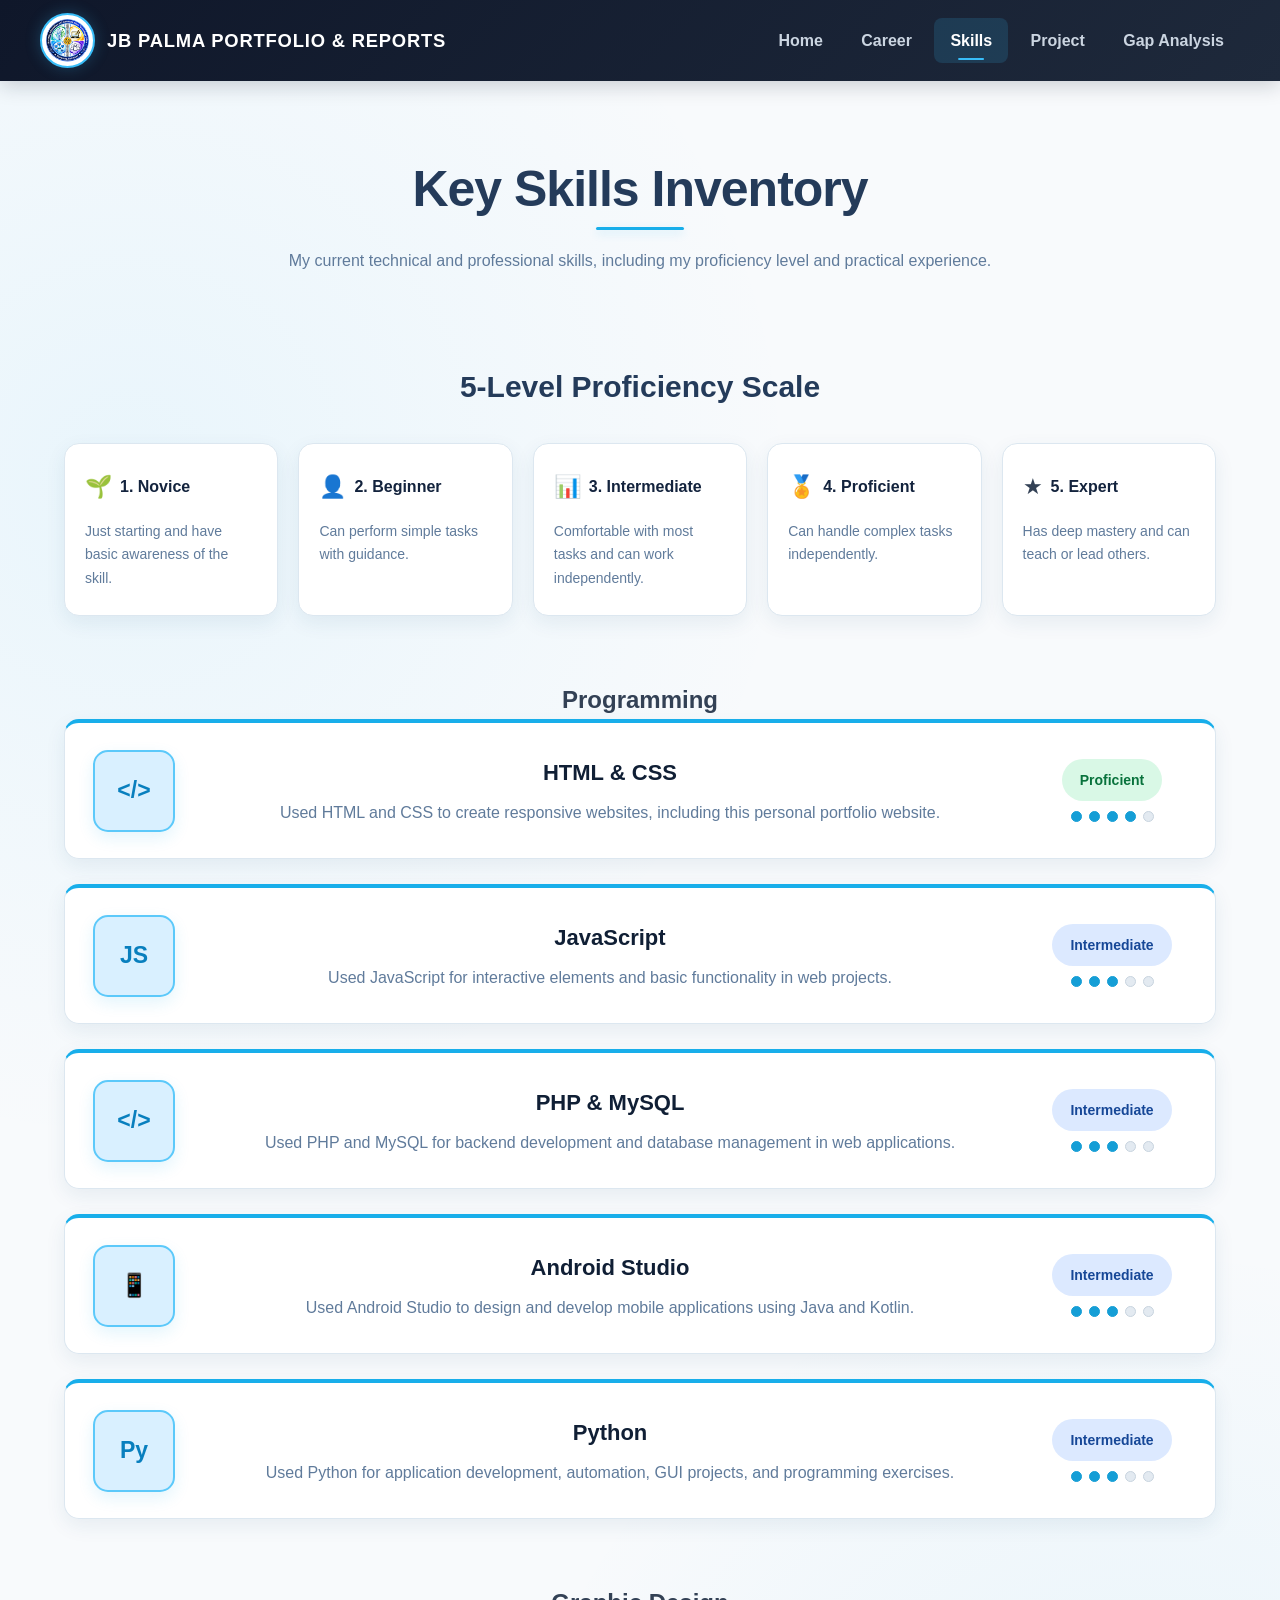
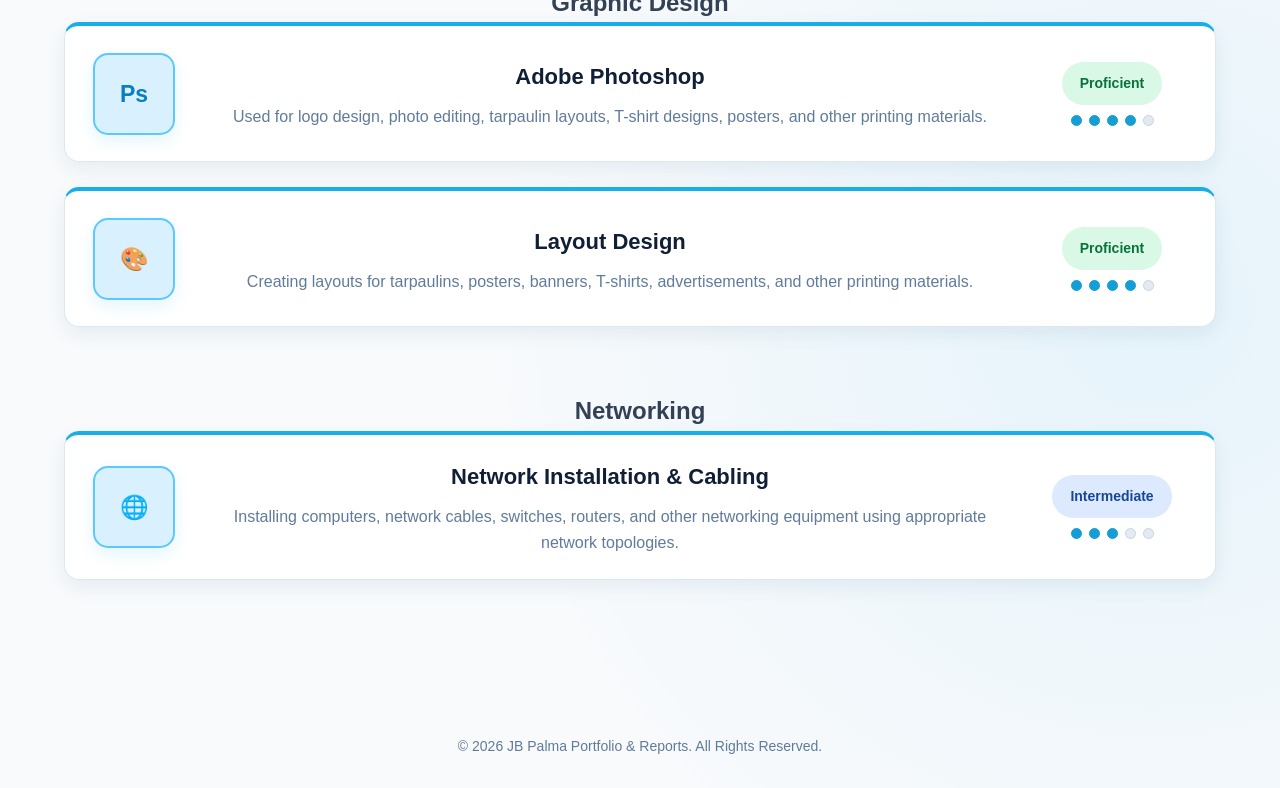
<file: skills.html>
<!DOCTYPE html>
<html lang="en">
<head>
    <meta charset="UTF-8">
    <meta name="viewport" content="width=device-width, initial-scale=1.0">

    <title>Skills | JB Palma Portfolio & Reports</title>

    <link rel="stylesheet" href="style.css">
</head>

<body>

    <!-- =========================
         NAVIGATION BAR
    ========================== -->
    <header class="navbar">

        <div class="nav-container">

            <!-- Logo + Website Name -->
            <a href="index.html" class="brand">

                <img
                    src="MICT.png"
                    alt="Maramag ICT Office Logo"
                    class="brand-logo"
                >

                <span class="brand-title">
                    JB PALMA PORTFOLIO & REPORTS
                </span>

            </a>


            <!-- Navigation Links -->
            <nav class="nav-menu">

                <a href="index.html" class="nav-link">
                    Home
                </a>

                <a href="career.html" class="nav-link">
                    Career
                </a>

                <a href="skills.html" class="nav-link active">
                    Skills
                </a>

                <a href="project.html" class="nav-link ">
                    Project
                </a>

                <a href="gap-analysis.html" class="nav-link">
                    Gap Analysis
                </a>

            </nav>

        </div>

    </header>


    <!-- =========================
         SKILLS PAGE
    ========================== -->
    <main>

        <section class="skills-page">

            <!-- Page Header -->
            <div class="page-header">

                <h1>
                    Key Skills Inventory
                </h1>

                <div class="heading-line"></div>

                <p>
                    My current technical and professional skills,
                    including my proficiency level and practical experience.
                </p>

            </div>


            <!-- =========================
                 PROFICIENCY SCALE
            ========================== -->
            <section class="proficiency-section">

                <h2>
                    5-Level Proficiency Scale
                </h2>


                <div class="proficiency-grid">


                    <!-- LEVEL 1 -->
                    <div class="proficiency-card">

                        <div class="level-title">
                            <span class="level-icon">🌱</span>
                            <strong>1. Novice</strong>
                        </div>

                        <p>
                            Just starting and have basic awareness
                            of the skill.
                        </p>

                    </div>


                    <!-- LEVEL 2 -->
                    <div class="proficiency-card">

                        <div class="level-title">
                            <span class="level-icon">👤</span>
                            <strong>2. Beginner</strong>
                        </div>

                        <p>
                            Can perform simple tasks with guidance.
                        </p>

                    </div>


                    <!-- LEVEL 3 -->
                    <div class="proficiency-card">

                        <div class="level-title">
                            <span class="level-icon">📊</span>
                            <strong>3. Intermediate</strong>
                        </div>

                        <p>
                            Comfortable with most tasks and can
                            work independently.
                        </p>

                    </div>


                    <!-- LEVEL 4 -->
                    <div class="proficiency-card">

                        <div class="level-title">
                            <span class="level-icon">🏅</span>
                            <strong>4. Proficient</strong>
                        </div>

                        <p>
                            Can handle complex tasks independently.
                        </p>

                    </div>


                    <!-- LEVEL 5 -->
                    <div class="proficiency-card">

                        <div class="level-title">
                            <span class="level-icon">★</span>
                            <strong>5. Expert</strong>
                        </div>

                        <p>
                            Has deep mastery and can teach or
                            lead others.
                        </p>

                    </div>

                </div>

            </section>


            <!-- =========================
                 PROGRAMMING SKILLS
            ========================== -->
            <section class="skills-section">

                <h2>
                    Programming
                </h2>


                <!-- HTML & CSS -->
                <article class="skill-card">

                    <div class="skill-icon">
                        &lt;/&gt;
                    </div>

                    <div class="skill-info">

                        <h3>
                            HTML &amp; CSS
                        </h3>

                        <p>
                            Used HTML and CSS to create responsive
                            websites, including this personal
                            portfolio website.
                        </p>

                    </div>


                    <div class="skill-rating">

                        <span class="skill-level proficient">
                            Proficient
                        </span>

                        <div class="rating-dots">

                            <span class="dot filled"></span>
                            <span class="dot filled"></span>
                            <span class="dot filled"></span>
                            <span class="dot filled"></span>
                            <span class="dot"></span>

                        </div>

                    </div>

                </article>


                <!-- JAVASCRIPT -->
                <article class="skill-card">

                    <div class="skill-icon">
                        JS
                    </div>

                    <div class="skill-info">

                        <h3>
                            JavaScript
                        </h3>

                        <p>
                            Used JavaScript for interactive elements
                            and basic functionality in web projects.
                        </p>

                    </div>


                    <div class="skill-rating">

                        <span class="skill-level intermediate">
                            Intermediate
                        </span>

                        <div class="rating-dots">

                            <span class="dot filled"></span>
                            <span class="dot filled"></span>
                            <span class="dot filled"></span>
                            <span class="dot"></span>
                            <span class="dot"></span>

                        </div>

                    </div>

                </article>


                <!-- PHP & MYSQL -->
                <article class="skill-card">

                    <div class="skill-icon">
                        &lt;/&gt;
                    </div>

                    <div class="skill-info">

                        <h3>
                            PHP &amp; MySQL
                        </h3>

                        <p>
                            Used PHP and MySQL for backend development
                            and database management in web applications.
                        </p>

                    </div>


                    <div class="skill-rating">

                        <span class="skill-level intermediate">
                            Intermediate
                        </span>

                        <div class="rating-dots">

                            <span class="dot filled"></span>
                            <span class="dot filled"></span>
                            <span class="dot filled"></span>
                            <span class="dot"></span>
                            <span class="dot"></span>

                        </div>

                    </div>

                </article>


                <!-- ANDROID STUDIO -->
                <article class="skill-card">

                    <div class="skill-icon">
                        📱
                    </div>

                    <div class="skill-info">

                        <h3>
                            Android Studio
                        </h3>

                        <p>
                            Used Android Studio to design and develop
                            mobile applications using Java and Kotlin.
                        </p>

                    </div>


                    <div class="skill-rating">

                        <span class="skill-level intermediate">
                            Intermediate
                        </span>

                        <div class="rating-dots">

                            <span class="dot filled"></span>
                            <span class="dot filled"></span>
                            <span class="dot filled"></span>
                            <span class="dot"></span>
                            <span class="dot"></span>

                        </div>

                    </div>

                </article>


                <!-- PYTHON -->
                <article class="skill-card">

                    <div class="skill-icon">
                        Py
                    </div>

                    <div class="skill-info">

                        <h3>
                            Python
                        </h3>

                        <p>
                            Used Python for application development,
                            automation, GUI projects, and programming
                            exercises.
                        </p>

                    </div>


                    <div class="skill-rating">

                        <span class="skill-level intermediate">
                            Intermediate
                        </span>

                        <div class="rating-dots">

                            <span class="dot filled"></span>
                            <span class="dot filled"></span>
                            <span class="dot filled"></span>
                            <span class="dot"></span>
                            <span class="dot"></span>

                        </div>

                    </div>

                </article>

            </section>


            <!-- =========================
                 GRAPHIC DESIGN
            ========================== -->
            <section class="skills-section">

                <h2>
                    Graphic Design
                </h2>


                <!-- PHOTOSHOP -->
                <article class="skill-card">

                    <div class="skill-icon">
                        Ps
                    </div>

                    <div class="skill-info">

                        <h3>
                            Adobe Photoshop
                        </h3>

                        <p>
                            Used for logo design, photo editing,
                            tarpaulin layouts, T-shirt designs,
                            posters, and other printing materials.
                        </p>

                    </div>


                    <div class="skill-rating">

                        <span class="skill-level proficient">
                            Proficient
                        </span>

                        <div class="rating-dots">

                            <span class="dot filled"></span>
                            <span class="dot filled"></span>
                            <span class="dot filled"></span>
                            <span class="dot filled"></span>
                            <span class="dot"></span>

                        </div>

                    </div>

                </article>


                <!-- LAYOUT DESIGN -->
                <article class="skill-card">

                    <div class="skill-icon">
                        🎨
                    </div>

                    <div class="skill-info">

                        <h3>
                            Layout Design
                        </h3>

                        <p>
                            Creating layouts for tarpaulins, posters,
                            banners, T-shirts, advertisements,
                            and other printing materials.
                        </p>

                    </div>


                    <div class="skill-rating">

                        <span class="skill-level proficient">
                            Proficient
                        </span>

                        <div class="rating-dots">

                            <span class="dot filled"></span>
                            <span class="dot filled"></span>
                            <span class="dot filled"></span>
                            <span class="dot filled"></span>
                            <span class="dot"></span>

                        </div>

                    </div>

                </article>

            </section>


            <!-- =========================
                 NETWORKING
            ========================== -->
            <section class="skills-section">

                <h2>
                    Networking
                </h2>


                <article class="skill-card">

                    <div class="skill-icon">
                        🌐
                    </div>

                    <div class="skill-info">

                        <h3>
                            Network Installation &amp; Cabling
                        </h3>

                        <p>
                            Installing computers, network cables,
                            switches, routers, and other networking
                            equipment using appropriate network
                            topologies.
                        </p>

                    </div>


                    <div class="skill-rating">

                        <span class="skill-level intermediate">
                            Intermediate
                        </span>

                        <div class="rating-dots">

                            <span class="dot filled"></span>
                            <span class="dot filled"></span>
                            <span class="dot filled"></span>
                            <span class="dot"></span>
                            <span class="dot"></span>

                        </div>

                    </div>

                </article>

            </section>

        </section>

    </main>


    <!-- =========================
         FOOTER
    ========================== -->
    <footer class="footer">

        <p>
            &copy; 2026 JB Palma Portfolio &amp; Reports.
            All Rights Reserved.
        </p>

    </footer>

</body>
</html>
</file>
<file: style.css>
/* =========================================================
   JB PALMA PORTFOLIO & REPORTS
   COMPLETE STYLE.CSS
   ========================================================= */


/* =========================================================
   1. BASE RESET
   ========================================================= */

* {
    margin: 0;
    padding: 0;
    box-sizing: border-box;
}

html {
    scroll-behavior: smooth;
}

body {
    font-family:
        "Segoe UI",
        Tahoma,
        Geneva,
        Verdana,
        sans-serif;

    line-height: 1.6;

    color: #334155;

    background:
        radial-gradient(
            circle at 10% 20%,
            rgba(56, 189, 248, 0.08),
            transparent 30%
        ),
        radial-gradient(
            circle at 90% 80%,
            rgba(14, 165, 233, 0.08),
            transparent 30%
        ),
        #f8fafc;

    min-height: 100vh;

    display: flex;
    flex-direction: column;

    overflow-x: hidden;
}

::selection {
    background: #38bdf8;
    color: #ffffff;
}

img {
    max-width: 100%;
    display: block;
}

a {
    color: inherit;
}

button,
input,
textarea,
select {
    font: inherit;
}


/* =========================================================
   2. NAVIGATION BAR
   ========================================================= */

.navbar {
    width: 100%;

    background:
        linear-gradient(
            135deg,
            #0f172a,
            #1e293b
        );

    padding:
        0.8rem 2rem;

    position: sticky;

    top: 0;

    z-index: 1000;

    box-shadow:
        0 4px 20px
        rgba(15, 23, 42, 0.20);
}

.nav-container {
    width: 100%;

    max-width: 1200px;

    margin: 0 auto;

    display: flex;

    justify-content: space-between;

    align-items: center;

    gap: 2rem;
}


/* =========================================================
   3. BRAND
   ========================================================= */

.brand {
    display: flex;

    align-items: center;

    gap: 12px;

    text-decoration: none;

    color: #ffffff;

    min-width: 0;
}

.brand-logo {
    width: 55px;

    height: 55px;

    object-fit: contain;

    flex-shrink: 0;

    border-radius: 50%;

    background: #ffffff;

    padding: 4px;

    border:
        2px solid #38bdf8;

    box-shadow:
        0 0 15px
        rgba(56, 189, 248, 0.25);
}

.brand-title {
    color: #ffffff;

    font-size: 1.15rem;

    font-weight: 800;

    letter-spacing: 0.8px;

    white-space: nowrap;
}


/* =========================================================
   4. NAVIGATION MENU
   ========================================================= */

.nav-menu {
    display: flex;

    align-items: center;

    justify-content: center;

    gap: 0.4rem;
}

.nav-link {
    position: relative;

    color: #cbd5e1;

    text-decoration: none;

    font-weight: 600;

    padding:
        0.6rem 1rem;

    border-radius: 8px;

    transition:
        color 0.3s ease,
        background 0.3s ease,
        transform 0.3s ease;
}

.nav-link:hover {
    color: #38bdf8;

    background:
        rgba(56, 189, 248, 0.10);

    transform:
        translateY(-2px);
}

.nav-link.active {
    color: #ffffff;

    background:
        rgba(56, 189, 248, 0.15);
}

/*
   IMPORTANT:
   The .active class must be assigned to only ONE .nav-link at a time.
   CSS controls the appearance; JavaScript or the current-page HTML
   controls which navigation link receives the .active class.
*/
.nav-link.active::after {
    content: "";

    position: absolute;

    left: 50%;

    bottom: 3px;

    transform:
        translateX(-50%);

    width: 35%;

    height: 2px;

    background: #38bdf8;

    border-radius: 10px;
}


/* =========================================================
   5. MAIN
   ========================================================= */

main {
    flex: 1;

    width: 100%;
}


/* =========================================================
   6. GENERAL CONTENT CONTAINER
   ========================================================= */

.content-container {
    width: 100%;

    max-width: 1200px;

    margin: 0 auto;

    padding:
        0 20px 60px;
}


/* =========================================================
   7. HOME SECTION
   ========================================================= */

.home-section {
    width: 100%;

    min-height: 620px;

    display: flex;

    align-items: center;

    padding:
        70px 20px;

    background:
        radial-gradient(
            circle at 15% 30%,
            rgba(56, 189, 248, 0.10),
            transparent 35%
        ),
        radial-gradient(
            circle at 85% 70%,
            rgba(14, 165, 233, 0.08),
            transparent 35%
        );
}


/* =========================================================
   8. HOME CONTAINER
   ========================================================= */

.home-container {
    width: 100%;

    max-width: 1100px;

    margin: 0 auto;

    display: grid;

    grid-template-columns:
        1.4fr 0.8fr;

    align-items: center;

    gap: 70px;
}


/* =========================================================
   9. HOME CONTENT
   ========================================================= */

.home-content {
    animation:
        fadeUp 0.7s ease;
}

.home-subtitle {
    color: #0284c7;

    font-size: 0.9rem;

    font-weight: 800;

    letter-spacing: 2px;

    margin-bottom: 12px;
}

.home-content h1 {
    color: #0f172a;

    font-size:
        clamp(3rem, 7vw, 5rem);

    line-height: 1;

    font-weight: 900;

    margin-bottom: 15px;

    letter-spacing: -2px;
}

.home-content h2 {
    color: #334155;

    font-size:
        clamp(1.3rem, 3vw, 2rem);

    font-weight: 700;

    margin-bottom: 20px;
}

.home-description {
    max-width: 650px;

    color: #64748b;

    font-size: 1rem;

    line-height: 1.8;

    margin-bottom: 30px;
}


/* =========================================================
   10. HOME BUTTONS
   ========================================================= */

.home-buttons {
    display: flex;

    flex-wrap: wrap;

    gap: 12px;
}

.home-button {
    display: inline-block;

    padding:
        12px 22px;

    border-radius: 9px;

    text-decoration: none;

    font-weight: 700;

    transition:
        all 0.3s ease;
}

.home-button.primary {
    background:
        linear-gradient(
            135deg,
            #38bdf8,
            #0284c7
        );

    color: #ffffff;

    box-shadow:
        0 7px 18px
        rgba(14, 165, 233, 0.20);
}

.home-button.primary:hover {
    transform:
        translateY(-3px);

    box-shadow:
        0 12px 25px
        rgba(14, 165, 233, 0.30);
}

.home-button.secondary {
    background: #ffffff;

    color: #0284c7;

    border:
        1px solid #bae6fd;
}

.home-button.secondary:hover {
    background: #e0f2fe;

    transform:
        translateY(-3px);
}


/* =========================================================
   11. HOME CARD
   ========================================================= */

.home-card {
    width: 100%;

    max-width: 330px;

    margin: 0 auto;

    background: #ffffff;

    border:
        1px solid #e2e8f0;

    border-radius: 20px;

    padding:
        32px 25px;

    text-align: center;

    box-shadow:
        0 15px 40px
        rgba(15, 23, 42, 0.10);

    animation:
        fadeUp 0.9s ease;

    transition:
        transform 0.3s ease,
        box-shadow 0.3s ease;
}

.home-card:hover {
    transform:
        translateY(-7px);

    box-shadow:
        0 20px 45px
        rgba(15, 23, 42, 0.15);
}


/* =========================================================
   12. HOME LOGO
   ========================================================= */

.home-logo-container {
    display: flex;

    justify-content: center;

    align-items: center;

    margin-bottom: 20px;
}

.home-logo {
    width: 120px;

    height: 120px;

    object-fit: contain;

    border-radius: 50%;

    background: #ffffff;

    padding: 6px;

    border:
        3px solid #38bdf8;

    box-shadow:
        0 8px 25px
        rgba(14, 165, 233, 0.18);
}

.home-card h3 {
    color: #0f172a;

    font-size: 1.3rem;

    margin-bottom: 8px;
}

.home-card p {
    color: #64748b;

    font-size: 0.92rem;

    line-height: 1.6;
}


/* =========================================================
   13. ABOUT SECTION
   ========================================================= */

.about-section {
    padding:
        5rem 1.5rem;

    background: #ffffff;
}

.about-container {
    max-width: 1000px;

    margin: 0 auto;
}

.about-card {
    padding:
        2.5rem;

    background:
        linear-gradient(
            145deg,
            #ffffff,
            #f8fafc
        );

    border:
        1px solid #e2e8f0;

    border-radius: 16px;

    box-shadow:
        0 10px 30px
        rgba(15, 23, 42, 0.07);

    border-top:
        4px solid #38bdf8;
}

.about-card h2 {
    color: #0f172a;

    font-size: 2rem;

    margin-bottom: 1rem;
}

.about-card p {
    color: #64748b;

    margin-bottom: 1rem;

    font-size: 1rem;
}


/* =========================================================
   14. CLICKABLE ABOUT CARD
   ========================================================= */

.about-card-link {
    display: block;

    text-decoration: none;

    color: inherit;

    border-radius: 20px;

    outline: none;
}

.about-card-link .about-card {
    cursor: pointer;

    transition:
        transform 0.3s ease,
        box-shadow 0.3s ease,
        border-color 0.3s ease;
}

.about-card-link:hover .about-card {
    transform:
        translateY(-8px);

    box-shadow:
        0 18px 40px
        rgba(15, 23, 42, 0.15);

    border-color:
        #20b5f5;
}

.about-card-link:focus-visible {
    outline:
        3px solid #38bdf8;

    outline-offset:
        4px;
}

.learn-more {
    display:
        inline-block;

    margin-top:
        15px;

    color:
        #078dcc;

    font-weight:
        700;

    transition:
        color 0.3s ease,
        transform 0.3s ease;
}

.about-card-link:hover .learn-more {
    color:
        #0284c7;

    transform:
        translateX(4px);
}


/* =========================================================
   15. INFORMATION SECTION
   ========================================================= */

.information-section {
    padding:
        5rem 1.5rem;

    background: #f8fafc;
}

.information-container {
    max-width: 1100px;

    margin: 0 auto;

    display: grid;

    grid-template-columns:
        repeat(3, 1fr);

    gap: 1.5rem;
}


/* =========================================================
   16. INFORMATION CARDS
   ========================================================= */

.info-card {
    padding:
        2rem;

    background: #ffffff;

    border:
        1px solid #e2e8f0;

    border-radius: 16px;

    text-align: center;

    box-shadow:
        0 8px 25px
        rgba(15, 23, 42, 0.06);

    transition:
        all 0.3s ease;
}

.info-card:hover {
    transform:
        translateY(-8px);

    border-color:
        rgba(56, 189, 248, 0.5);

    box-shadow:
        0 15px 35px
        rgba(15, 23, 42, 0.12);
}

.info-icon {
    width: 65px;

    height: 65px;

    display: flex;

    align-items: center;

    justify-content: center;

    margin:
        0 auto 1.2rem;

    border-radius: 50%;

    background: #e0f2fe;

    font-size: 1.8rem;
}

.info-card h3 {
    color: #0f172a;

    font-size: 1.25rem;

    margin-bottom: 0.8rem;
}

.info-card p {
    color: #64748b;

    font-size: 0.95rem;
}


/* =========================================================
   17. PAGE HEADER
   ========================================================= */

.page-header {
    width: 100%;

    max-width: 1100px;

    margin: 0 auto;

    text-align: center;

    padding:
        3rem 20px 2.5rem;
}

.page-header h1 {
    color: #0f172a;

    font-size:
        clamp(2rem, 5vw, 3rem);

    line-height: 1.2;

    margin-bottom: 0.75rem;

    font-weight: 900;

    letter-spacing: -1px;
}

.heading-line {
    width: 75px;

    height: 4px;

    margin:
        0.8rem auto 1.2rem;

    border-radius: 10px;

    background:
        linear-gradient(
            90deg,
            #38bdf8,
            #0284c7
        );

    box-shadow:
        0 3px 10px
        rgba(14, 165, 233, 0.20);
}

.page-header p {
    color: #64748b;

    max-width: 750px;

    margin: 0 auto;

    font-size: 1rem;

    line-height: 1.7;
}

.career-title::after {
    content: "";

    position: absolute;

    left: 50%;

    bottom: 0;

    transform: translateX(-50%);

    width: 215px;

    height: 5px;

    background: #168fc5;

    border-radius: 50px;
}


/* =========================================================
   18. CAREER TIMELINE
   ========================================================= */

.timeline {
    position: relative;

    width: 100%;

    max-width: 1100px;

    margin: 0 auto;

    display: flex;

    flex-direction: column;

    gap: 25px;

    padding:
        10px 0;
}


/* =========================================================
   19. TIMELINE VERTICAL LINE
   ========================================================= */

.timeline::before {
    content: "";

    position: absolute;

    left: 20px;

    top: 0;

    bottom: 0;

    width: 4px;

    background:
        linear-gradient(
            180deg,
            #38bdf8,
            #0284c7
        );

    border-radius: 10px;

    box-shadow:
        0 0 10px
        rgba(14, 165, 233, 0.12);
}


/* =========================================================
   20. CAREER BOX
   ========================================================= */

.timeline-item {
    position: relative;

    width: calc(100% - 55px);

    margin-left: 55px;

    padding:
        28px 32px;

    background:
        linear-gradient(
            145deg,
            #ffffff,
            #f8fafc
        );

    border:
        1px solid #e2e8f0;

    border-left:
        5px solid #38bdf8;

    border-radius: 16px;

    box-shadow:
        0 8px 25px
        rgba(15, 23, 42, 0.08);

    transition:
        transform 0.3s ease,
        box-shadow 0.3s ease,
        border-color 0.3s ease;

    overflow: visible;
}

.timeline-item:hover {
    transform:
        translateY(-4px);

    box-shadow:
        0 15px 35px
        rgba(15, 23, 42, 0.14);
}


/* =========================================================
   21. TIMELINE CIRCLE
   ========================================================= */

.timeline-item::before {
    content: "";

    position: absolute;

    left: -47px;

    top: 29px;

    width: 18px;

    height: 18px;

    background: #ffffff;

    border:
        5px solid #38bdf8;

    border-radius: 50%;

    box-shadow:
        0 0 0 4px #e0f2fe;

    z-index: 2;
}


/* =========================================================
   22. CAREER DATE
   ========================================================= */

.timeline-item .date {
    display: inline-block;

    padding:
        6px 14px;

    margin-bottom:
        12px;

    border-radius:
        20px;

    background:
        #e0f2fe;

    border:
        1px solid #bae6fd;

    color:
        #0284c7;

    font-size:
        0.82rem;

    font-weight:
        800;

    letter-spacing:
        0.5px;
}



/* =========================================================
   23. CAREER TITLE
   ========================================================= */

.timeline-item h3 {
    color:
        #000000;

    font-size:
        30px;

    font-weight:
        800;

    line-height:
        1.3;

    margin:
        0 0 7px;
}



/* =========================================================
   24. COMPANY
   ========================================================= */

.timeline-item .company {
    color:
        #0284c7;

    font-size:
        0.95rem;

    font-weight:
        700;

    margin-bottom:
        12px;
}


/* =========================================================
   25. CAREER DESCRIPTION
   ========================================================= */

.timeline-item p {
    color:
        #64748b;

    font-size:
        0.96rem;

    line-height:
        1.75;

    margin:
        0;

    max-width:
        none;
}


/* =========================================================
   26. CAREER BOX COLORS
   ========================================================= */

.timeline-item:nth-child(1) {
    border-left-color:
        #38bdf8;
}

.timeline-item:nth-child(2) {
    border-left-color:
        #22c55e;
}

.timeline-item:nth-child(3) {
    border-left-color:
        #f59e0b;
}

.timeline-item:nth-child(4) {
    border-left-color:
        #8b5cf6;
}


/* =========================================================
   27. CAREER CIRCLE COLORS
   ========================================================= */

.timeline-item:nth-child(1)::before {
    border-color:
        #38bdf8;
}

.timeline-item:nth-child(2)::before {
    border-color:
        #22c55e;
}

.timeline-item:nth-child(3)::before {
    border-color:
        #f59e0b;
}

.timeline-item:nth-child(4)::before {
    border-color:
        #8b5cf6;
}


/* =========================================================
   SKILLS PAGE MAIN CONTAINER
   ========================================================= */

.skills-page {
    width: 90%;
    max-width: 1250px;
    margin: 0 auto;
    padding: 30px 0 50px;
}


/* =========================================================
   PAGE HEADER
   ========================================================= */

.skills-page .page-header {
    text-align: center;
    margin-bottom: 50px;
}

/* KEY SKILLS INVENTORY */
.skills-page .page-header h1 {
    font-family:
        "Segoe UI",
        Tahoma,
        Geneva,
        Verdana,
        sans-serif;

    font-size: 50px;

    font-style:  Bold;
   
    font-weight: 800;

    line-height: 1.2;

    color: #243b5a;

    text-align: center;

    margin: -10px;
}

/* Small blue line underneath heading */
.skills-page .heading-line {
    width: 88px;
    height: 3px;

    background: #18aeea;

    margin: 0 auto 18px;

    border-radius: 10px;
}

/* Description */
.skills-page .page-header p {
    max-width: 900px;

    margin: 0 auto;

    color: #607b9b;

    font-size: 16px;

    line-height: 1.6;

    text-align: center;
}


/* =========================================================
   PROFICIENCY SECTION
   ========================================================= */

.proficiency-section {
    width: 100%;

    margin: 0 auto 65px;
}

.proficiency-section h2 {
    font-family:
        "Segoe UI",
        Tahoma,
        Geneva,
        Verdana,
        sans-serif;

    font-size: 30px;

    font-style: bold;

    font-weight: 700;

    color: #243b5a;

    text-align: center;

    margin: 0 0 32px;
}


/* =========================================================
   PROFICIENCY GRID
   ========================================================= */

.proficiency-grid {
    width: 100%;

    display: grid;

    grid-template-columns:
        repeat(5, minmax(0, 1fr));

    gap: 20px;
}


/* =========================================================
   PROFICIENCY CARDS
   ========================================================= */

.proficiency-card {
    background: #ffffff;

    border: 1px solid #dce7f0;

    border-radius: 15px;

    padding: 25px 20px;

    min-height: 150px;

    box-shadow:
        0 7px 20px rgba(31, 78, 121, 0.08);

    transition:
        transform 0.25s ease,
        box-shadow 0.25s ease;
}

.proficiency-card:hover {
    transform: translateY(-3px);

    box-shadow:
        0 12px 28px rgba(31, 78, 121, 0.13);
}


/* Level title */
.level-title {
    display: flex;

    align-items: center;

    gap: 8px;

    margin-bottom: 16px;
}

.level-icon {
    font-size: 22px;
}

.level-title strong {
    font-size: 16px;

    font-weight: 700;

    color: #13233d;
}


/* Level description */
.proficiency-card p {
    margin: 0;

    color: #607b9b;

    font-size: 14px;

    line-height: 1.65;
}


/* =========================================================
   SKILLS SECTION
   ========================================================= */

.skills-section {
    width: 100%;

    margin: 0 auto 65px;
}


/* =========================================================
   SKILLS PAGE HEADER
   ========================================================= */

.skills-page .page-header {
    text-align: center;
    margin-bottom: 50px;
}


/* KEY SKILLS INVENTORY */

.skills-page .page-header h1 {
    font-family:
        "Segoe UI",
        Tahoma,
        Geneva,
        Verdana,
        sans-serif;

    font-size: 50px;

    font-weight: 800;

    line-height: 1.2;

    color: #243b5a;

    text-align: center;

    /* Space around the title */
    margin: 0;
}


/* SMALL BLUE LINE UNDERNEATH HEADING */

.skills-page .heading-line {
    width: 88px;

    height: 3px;

    background: #18aeea;

    /* TOP = space between text and blue line */
    /* BOTTOM = space between line and description */
    margin: 8px auto 18px;

    border-radius: 10px;
}


/* DESCRIPTION */

.skills-page .page-header p {
    max-width: 900px;

    margin: 0 auto;

    color: #607b9b;

    font-size: 16px;

    line-height: 1.6;

    text-align: center;
}


/* =========================================================
   SKILL CARD
   ========================================================= */

.skill-card {
    width: 100%;

    min-height: 140px;

    display: grid;

    grid-template-columns:
        90px
        minmax(0, 1fr)
        150px;

    align-items: center;

    column-gap: 30px;

    background: #ffffff;

    border: 1px solid #dce7f0;

    border-top: 4px solid #18aeea;

    border-radius: 15px;

    padding: 24px 28px;

    margin: 0 auto 25px;

    box-shadow:
        0 7px 20px rgba(31, 78, 121, 0.08);

    transition:
        transform 0.25s ease,
        box-shadow 0.25s ease;
}

.skill-card:hover {
    transform: translateY(-3px);

    box-shadow:
        0 12px 28px rgba(31, 78, 121, 0.14);
}


/* =========================================================
   SKILL ICON
   ========================================================= */

.skill-icon {
    width: 82px;
    height: 82px;

    display: flex;

    align-items: center;

    justify-content: center;

    background: #d9f0ff;

    border: 2px solid #5cc9fa;

    border-radius: 15px;

    color: #087fbe;

    font-size: 23px;

    font-weight: 700;

    box-shadow:
        0 6px 16px rgba(24, 174, 234, 0.12);
}


/* =========================================================
   SKILL INFORMATION
   ========================================================= */

.skill-info {
    text-align: center;

    min-width: 0;
}

.skill-info h3 {
    margin: 0 0 10px;

    font-family:
        "Segoe UI",
        Tahoma,
        Geneva,
        Verdana,
        sans-serif;

    font-size: 22px;

    font-weight: 700;

    color: #101f35;
}

.skill-info p {
    margin: 0 auto;

    max-width: 850px;

    color: #607b9b;

    font-size: 16px;

    line-height: 1.6;
}


/* =========================================================
   SKILL RATING
   ========================================================= */

.skill-rating {
    display: flex;

    flex-direction: column;

    align-items: center;

    justify-content: center;

    gap: 10px;
}


/* Rating label */
.skill-level {
    display: inline-block;

    padding: 10px 18px;

    border-radius: 25px;

    font-size: 14px;

    font-weight: 700;

    white-space: nowrap;
}


/* Proficient */
.skill-level.proficient {
    background: #d9f8e6;

    color: #08723c;
}


/* Intermediate */
.skill-level.intermediate {
    background: #dce9ff;

    color: #164797;
}


/* =========================================================
   RATING DOTS
   ========================================================= */

.rating-dots {
    display: flex;

    justify-content: center;

    gap: 7px;
}

.dot {
    width: 11px;
    height: 11px;

    display: block;

    background: #e3eaf1;

    border: 1px solid #c8d4df;

    border-radius: 50%;
}

.dot.filled {
    background: #159ed6;

    border-color: #159ed6;
}


/* =========================================================
   FOOTER
   ========================================================= */

.footer {
    width: 100%;

    text-align: center;

    padding: 30px 20px;

    margin-top: 10px;

    color: #607b9b;

    font-size: 14px;
}


/* =========================================================
   TABLET
   ========================================================= */

@media (max-width: 1100px) {

    .skills-page {
        width: 88%;
        max-width: 950px;
    }

    .proficiency-grid {
        grid-template-columns:
            repeat(2, 1fr);
    }

    .skill-card {
        grid-template-columns:
            85px
            minmax(0, 1fr)
            135px;

        column-gap: 20px;

        padding: 22px;
    }
}


/* =========================================================
   MOBILE
   ========================================================= */

@media (max-width: 700px) {

    .skills-page {
        width: 88%;

        padding-top: 35px;
    }


    /* Main heading */
    .skills-page .page-header h1 {
        font-size: 32px;

        font-weight: 800;
    }


    /* Description */
    .skills-page .page-header p {
        font-size: 14px;
    }


    /* Proficiency */
    .proficiency-grid {
        grid-template-columns: 1fr;

        gap: 18px;
    }


    .proficiency-section h2,
    .skills-section h2 {
        font-size: 26px;
    }


    /* Skill card becomes vertical */
    .skill-card {
        grid-template-columns: 1fr;

        text-align: center;

        padding: 25px 20px;

        row-gap: 18px;
    }


    .skill-icon {
        margin: 0 auto;
    }


    .skill-info {
        text-align: center;
    }


    .skill-info h3 {
        font-size: 20px;
    }


    .skill-info p {
        font-size: 14px;
    }


    .skill-rating {
        margin-top: 5px;
    }
}


/* =========================================================
   SMALL MOBILE
   ========================================================= */

@media (max-width: 450px) {

    .skills-page {
        width: 86%;
    }

    .skills-page .page-header h1 {
        font-size: 28px;
    }

    .proficiency-section h2,
    .skills-section h2 {
        font-size: 23px;
    }

    .skill-card {
        padding: 22px 15px;
    }
}


/* =========================================================
   53. REDUCED MOTION
   ========================================================= */

@media (prefers-reduced-motion: reduce) {

    *,
    *::before,
    *::after {
        animation-duration:
            0.01ms !important;

        animation-iteration-count:
            1 !important;

        scroll-behavior:
            auto !important;

        transition-duration:
            0.01ms !important;
    }
}

/* =========================================================
   54. PROJECTS PAGE - MODERN DESIGN
   ========================================================= */

.projects-page {
    width: 100%;
    min-height: 100vh;
    padding-bottom: 80px;
}


/* =========================================================
   SKILLS SECTION
   ========================================================= */

.skills-section {
    width: 100%;
    text-align: center;
}


/* =========================================================
   KEY SKILLS INVENTORY TITLE
   ========================================================= */

.skills-title {
    position: relative;

    display: inline-block;

    color: #0f172a;

    font-family: "Segoe UI", Arial, sans-serif;

    font-size: clamp(3rem, 6vw, 4.5rem);

    font-weight: 900;

    line-height: 1.1;

    letter-spacing: -2.5px;

    margin: 0;

    padding-bottom: 30px;
}

/* =========================================================
   PROJECTS PAGE TITLE
   ========================================================= */

.projects-title {
    position: relative;
    display: inline-block;

    color: #1e293b;

    font-family: "Segoe UI", Arial, sans-serif;

    font-size: clamp(3rem, 6vw, 4.5rem);

    font-weight: 900;

    line-height: 1.1;

    letter-spacing: -2.5px;

    margin: 0;

    /* Controls space between text and blue line */
    padding-bottom: 18px;

    text-align: center;
}

.projects-title::after {
    content: "";

    position: absolute;

    left: 50%;

    bottom: 0;

    transform: translateX(-50%);

    width: 215px;

    height: 5px;

    background: #168fc5;

    border-radius: 50px;
}


/* =========================================================
   SINGLE LARGE BLUE LINE
   ========================================================= */

.skills-title::after {
    content: "";

    position: absolute;

    left: 50%;

    bottom: 0;

    transform: translateX(-50%);

    width: 118px;

    height: 6px;

    background: #18a9e8;

    border-radius: 50px;
}

/* =========================================================
   56. PROJECTS SECTION
   ========================================================= */

.projects-section {
    width: 100%;

    max-width: 1250px;

    margin: 0 auto;

    padding: 0 20px 70px;
}




/* =========================================================
   57. PROJECT GRID
   ========================================================= */

.projects-grid {
    display: grid;

    grid-template-columns:
        repeat(2, minmax(0, 1fr));

    gap: 30px;

    align-items: stretch;
}


/* =========================================================
   PROJECT CARD
   ========================================================= */

.projects-grid {
    display: grid;

    grid-template-columns:
        1fr;

    gap: 30px;

    width: 100%;
}


/* =========================================================
   PROJECT CARD
   ========================================================= */

.project-card {
    position: relative;

    display: grid;

    grid-template-columns:
        190px 1fr;

    gap: 30px;

    width: 100%;

    min-height: 430px;

    padding: 22px;

    background:
        linear-gradient(
            145deg,
            #ffffff 0%,
            #f8fafc 100%
        );

    border:
        1px solid #dbeafe;

    border-radius:
        22px;

    box-shadow:
        0 10px 30px
        rgba(15, 23, 42, 0.07);

    overflow: hidden;

    transition:
        transform 0.3s ease,
        box-shadow 0.3s ease;
}


/* =========================================================
   PROJECT CARD TOP LINE
   ========================================================= */

.project-card::before {
    content: "";

    position: absolute;

    top: 0;
    left: 0;

    width: 100%;
    height: 6px;

    background:
        linear-gradient(
            90deg,
            #38bdf8,
            #0284c7
        );
}


/* =========================================================
   PROJECT CARD DECORATION
   ========================================================= */

.project-card::after {
    content: "";

    position: absolute;

    top: -90px;
    right: -90px;

    width: 180px;
    height: 180px;

    border-radius: 50%;

    background:
        rgba(56, 189, 248, 0.07);

    pointer-events: none;
}


/* =========================================================
   HOVER
   ========================================================= */

.project-card:hover {
    transform:
        translateY(-5px);

    box-shadow:
        0 18px 45px
        rgba(15, 23, 42, 0.12);
}


/* =========================================================
   PROJECT NUMBER BOX
   ========================================================= */

.project-number {
    position: relative;

    z-index: 2;

    width: 100%;

    height: 100%;

    min-height: 385px;

    margin: 0;

    padding: 25px 15px;

    display: flex;

    flex-direction: column;

    align-items: center;

    justify-content: center;

    gap: 12px;

    border: none;

    border-radius:
        0 24px 24px 24px;

    color: #ffffff;

    text-align: center;

    box-sizing: border-box;

    overflow: hidden;
}


/* =========================================================
   PROJECT NUMBER
   ========================================================= */

.project-number .number {
    display: block;

    margin: 0;

    padding: 0;

    color: #2563eb;

    font-size:
        clamp(
            3.5rem,
            6vw,
            5rem
        );

    font-weight: 900;

    line-height: 1;

    letter-spacing: -2px;

    text-shadow:
        none;
}


/* =========================================================
   PROJECT CATEGORY
   ========================================================= */

.project-number .category {
    display: block;

    margin: 0;

    padding: 0;

    color: #475569;

    font-size:
        0.78rem;

    font-weight: 900;

    line-height: 1.3;

    letter-spacing:
        1.2px;

    text-align: center;

    text-transform: uppercase;
}


/* =========================================================
   PROJECT 01
   ========================================================= */

.project-card:nth-child(1) {
    border-color: #ddd6fe;
}

.project-card:nth-child(1) .project-number {
    background: linear-gradient(
        145deg,
        #32CD32  0%,
        #ffffff 100%
    );
}


/* =========================================================
   PROJECT 02
   ========================================================= */

.project-card:nth-child(2) {
    border-color: #ddd6fe;
}

.project-card:nth-child(2) .project-number {
    background: linear-gradient(
        145deg,
        #FFCCCB 0%,
        #ffffff 100%
    );
}


/* =========================================================
   PROJECT 03
   ========================================================= */

.project-card:nth-child(3) {
    border-color: #ddd6fe;
}

.project-card:nth-child(3) .project-number {
    background: linear-gradient(
        145deg,
        #8750ed 0%,
        #ffffff 100%
    );
}


/* =========================================================
   PROJECT NUMBER TEXT
   ========================================================= */

.project-card:nth-child(1)
.project-number .number,
.project-card:nth-child(2)
.project-number .number,
.project-card:nth-child(3)
.project-number .number {

    color:
        #2563eb;
}


/* =========================================================
   PROJECT CATEGORY TEXT
   ========================================================= */

.project-card:nth-child(1)
.project-number .category,
.project-card:nth-child(2)
.project-number .category,
.project-card:nth-child(3)
.project-number .category {

    color:
        #475569;
}


/* =========================================================
   PROJECT CONTENT
   ========================================================= */

.project-content {
    position: relative;

    z-index: 2;

    display: flex;

    flex-direction: column;

    gap: 18px;

    min-width: 0;

    padding:
        5px 5px 5px 0;
}


/* =========================================================
   PROJECT HEADER
   ========================================================= */

.project-main {
    width: 100%;

    padding-bottom:
        16px;

    border-bottom:
        1px solid #e2e8f0;
}


/* =========================================================
   55. PROJECTS PAGE TITLE
   ========================================================= */

.projects-title {
    position: relative;

    display: inline-block;

    color: #0f172a;

    font-family:
        "Segoe UI",
        Arial,
        sans-serif;

    font-size:
        clamp(3rem, 6vw, 4.5rem);

    font-weight: 900;

    line-height: 1.1;

    letter-spacing: -2.5px;

    margin: 0;

    padding-bottom: 24px;

    text-align: center;
}


/* =========================================================
   PROJECTS TITLE - SINGLE BLUE UNDERLINE
   ========================================================= */

.projects-title::after {
    content: "";

    position: absolute;

    left: 50%;

    bottom: 0;

    transform:
        translateX(-50%);

    width: 128px;

    height: 6px;

    background: #18a9e8;

    border-radius: 50px;
}

/* =========================================================
   PROJECT ROLE
   ========================================================= */

.project-role {
    margin: 0;

    color:
        #0284c7;

    font-size:
        0.92rem;

    font-weight:
        800;

    line-height:
        1.5;
}


/* =========================================================
   PROJECT DETAILS
   ========================================================= */

.project-details {
    display: grid;

    grid-template-columns:
        repeat(
            2,
            minmax(0, 1fr)
        );

    gap:
        20px 30px;

    width: 100%;
}


/* =========================================================
   PROJECT BLOCK
   ========================================================= */

.project-block {
    min-width: 0;

    margin: 0;

    padding: 0;
}


/* =========================================================
   PROJECT BLOCK HEADING
   ========================================================= */

.project-block h3 {
    margin:
        0 0 8px;

    color:
        #1e293b;

    font-size:
        1.05rem;

    font-weight:
        900;

    line-height:
        1.3;
}


/* =========================================================
   PROJECT BLOCK TEXT
   ========================================================= */

.project-block p {
    margin: 0;

    color:
        #475569;

    font-size:
        0.88rem;

    line-height:
        1.65;
}


/* =========================================================
   TECHNOLOGY TAGS
   ========================================================= */

.tech-tags {
    display: flex;

    flex-wrap: wrap;

    gap: 7px;
}


.tech-tags span {
    display: inline-flex;

    align-items: center;

    padding:
        5px 9px;

    border-radius:
        20px;

    background:
        #eff6ff;

    border:
        1px solid #bfdbfe;

    color:
        #1d4ed8;

    font-size:
        0.7rem;

    font-weight:
        750;

    line-height:
        1.2;
}


/* =========================================================
   PROJECT LIST
   ========================================================= */

.project-list {
    display: flex;

    flex-direction: column;

    gap: 5px;

    margin: 0;

    padding: 0;

    list-style: none;
}


.project-list li {
    position: relative;

    margin: 0;

    padding-left:
        22px;

    color:
        #475569;

    font-size:
        0.86rem;

    line-height:
        1.5;
}


.project-list li::before {
    content:
        "✓";

    position: absolute;

    left: 0;

    top: 1px;

    width: 17px;

    height: 17px;

    display: flex;

    align-items: center;

    justify-content: center;

    border-radius: 50%;

    background:
        #e0f2fe;

    color:
        #0284c7;

    font-size:
        0.65rem;

    font-weight:
        900;
}


/* =========================================================
   OUTCOME
   ========================================================= */

.project-block.outcome {
    padding:
        14px;

    background:
        linear-gradient(
            135deg,
            #f0f9ff,
            #ecfeff
        );

    border:
        1px solid #bae6fd;

    border-radius:
        14px;
}


/* =========================================================
   EVIDENCE / SAMPLE OUTPUT
   ========================================================= */

.project-evidence {
    grid-column:
        1 / -1;

    margin-top:
        2px;

    padding:
        15px 18px;

    background:
        #ffffff;

    border:
        1px dashed #7dd3fc;

    border-radius:
        14px;
}


/* =========================================================
   EVIDENCE TITLE
   ========================================================= */

.project-evidence strong {
    display: block;

    margin-bottom:
        5px;

    color:
        #1e293b;

    font-size:
        0.98rem;

    font-weight:
        900;
}


/* =========================================================
   EVIDENCE TEXT
   ========================================================= */

.project-evidence p {
    margin: 0;

    color:
        #64748b;

    font-size:
        0.82rem;

    line-height:
        1.5;
}


/* =========================================================
   PROJECT 02 BORDER
   ========================================================= */

.project-card:nth-child(2) {
    border-color:
        #bbf7d0;
}


/* =========================================================
   PROJECT 03 BORDER
   ========================================================= */

.project-card:nth-child(3) {
    border-color:
        #ddd6fe;
}


/* =========================================================
   TABLET
   ========================================================= */

@media (max-width: 1000px) {

    .project-card {
        grid-template-columns:
            160px 1fr;

        gap:
            22px;

        padding:
            18px;
    }


    .project-number {
        min-height:
            360px;
    }


    .project-details {
        gap:
            18px 22px;
    }

}


/* =========================================================
   MOBILE
   ========================================================= */

@media (max-width: 700px) {

    .projects-section {
        padding:
            0 15px 50px;
    }


    .project-card {
        grid-template-columns:
            1fr;

        gap:
            18px;

        padding:
            12px;

        border-radius:
            18px;
    }


    .project-number {
        width: 100%;

        min-height:
            190px;

        height:
            190px;

        border-radius:
            0 22px 22px 22px;
    }


    .project-number .number {
        font-size:
            3.3rem;
    }


    .project-number .category {
        font-size:
            0.72rem;
    }


    .project-content {
        padding:
            5px 8px 10px;
    }


    .project-details {
        grid-template-columns:
            1fr;

        gap:
            20px;
    }


    .project-evidence {
        grid-column:
            auto;
    }

}


/* =========================================================
   SMALL MOBILE
   ========================================================= */

@media (max-width: 420px) {

    .project-card {
        padding:
            9px;
    }


    .project-number {
        min-height:
            170px;

        height:
            170px;
    }


    .project-number .number {
        font-size:
            3rem;
    }


    .project-number .category {
        font-size:
            0.65rem;

        letter-spacing:
            1px;
    }


    .project-main h2 {
        font-size:
            1.3rem;
    }


    .project-role {
        font-size:
            0.8rem;
    }


    .project-block p,
    .project-list li {
        font-size:
            0.82rem;
    }

}

/* =========================================================
   69. GAP ANALYSIS PAGE
   ========================================================= */

.gap-analysis {
    width: 100%;
    background: #f8f9fb;
    padding: 80px 8% 100px;
}


/* =========================================================
   GAP ANALYSIS HEADER
   ========================================================= */

.gap-analysis-header {
    max-width: 950px;
    margin: 0 auto 70px;
    text-align: center;
}


.gap-analysis-header .section-title {
    position: relative;
    display: inline-block;

    font-size: clamp(2.8rem, 6vw, 5rem);
    font-weight: 800;

    color: #1e293b;

    margin-bottom: 25px;
}


/* Decorative underline */

.gap-analysis-header .section-title::after {
    content: "";

    position: absolute;

    left: 50%;
    bottom: -10px;

    transform: translateX(-50%);

    width: 120px;
    height: 4px;

    background: #2563eb;

    border-radius: 10px;
}


/* Description */

.gap-analysis-header .section-description {
    max-width: 850px;

    margin: 20px auto 0;

    font-size: 1.1rem;
    line-height: 1.9;

    color: #64748b;
}


/* =========================================================
   GAP ANALYSIS CARDS
   ========================================================= */

.gap-grid {
    display: grid;

    grid-template-columns:
        repeat(auto-fit, minmax(280px, 1fr));

    gap: 30px;

    max-width: 1300px;

    margin: 0 auto;
}


.gap-card {
    position: relative;

    background: #ffffff;

    border: 1px solid #e2e8f0;

    border-radius: 18px;

    padding: 35px;

    box-shadow:
        0 10px 30px rgba(15, 23, 42, 0.06);

    transition:
        transform 0.3s ease,
        box-shadow 0.3s ease;
}


.gap-card:hover {
    transform: translateY(-8px);

    box-shadow:
        0 20px 40px rgba(15, 23, 42, 0.12);
}


/* Card Number */

.gap-number {
    display: inline-flex;

    align-items: center;
    justify-content: center;

    width: 55px;
    height: 55px;

    margin-bottom: 25px;

    border-radius: 14px;

    background: #1e293b;

    color: #ffffff;

    font-size: 1.1rem;
    font-weight: 700;
}


/* Card Title */

.gap-card h2 {
    font-size: 1.45rem;

    line-height: 1.4;

    color: #1e293b;

    margin-bottom: 28px;
}


/* Small Section Titles */

.gap-card h3 {
    font-size: 0.9rem;

    text-transform: uppercase;

    letter-spacing: 1px;

    color: #2563eb;

    margin-top: 22px;
    margin-bottom: 10px;
}


/* Card Paragraph */

.gap-card p {
    font-size: 0.98rem;

    line-height: 1.8;

    color: #64748b;
}


/* Improvement List */

.gap-card ul {
    margin-top: 12px;

    padding-left: 20px;
}


.gap-card li {
    margin-bottom: 10px;

    line-height: 1.7;

    color: #64748b;
}


/* =========================================================
   PROFESSIONAL DEVELOPMENT ROADMAP
   ========================================================= */

.roadmap {
    max-width: 1100px;

    margin: 120px auto 0;

    padding: 80px 60px;

    background: #ffffff;

    border-radius: 25px;

    border: 1px solid #e2e8f0;

    box-shadow:
        0 15px 40px rgba(15, 23, 42, 0.06);
}


/* =========================================================
   ROADMAP HEADING
   This controls the title, underline, and description
   ========================================================= */

.roadmap-heading {
    position: relative;

    max-width: 950px;

    margin: 0 auto 70px;

    text-align: center;
}


/* Small Label */

.roadmap-label {
    display: inline-block;

    margin-bottom: 15px;

    font-size: 0.75rem;

    font-weight: 700;

    letter-spacing: 2px;

    color: #2563eb;
}


/* =========================================================
   BIG ROADMAP TITLE
   ========================================================= */

.roadmap-title {
    position: relative;

    display: inline-block;

    font-size: clamp(2.5rem, 5vw, 4.5rem);

    font-weight: 800;

    line-height: 1.15;

    color: #1e293b;

    margin-bottom: 30px;
}


/* =========================================================
   CENTERED BLUE UNDERLINE
   ========================================================= */

.roadmap-title::after {
    content: "";

    position: absolute;

    left: 50%;

    bottom: 12px;

    transform: translateX(-50%);

    width: 170px;

    height: 4px;

    background: #2563eb;

    border-radius: 20px;

    opacity: 0.9;
}


/* =========================================================
   ROADMAP DESCRIPTION
   ========================================================= */

.roadmap-intro {
    max-width: 850px;

    margin: 0 auto;

    font-size: 1.05rem;

    line-height: 1.9;

    color: #64748b;
}


/* =========================================================
   ROADMAP LIST
   ========================================================= */

.roadmap-list {
    display: flex;

    flex-direction: column;

    gap: 20px;
}


.roadmap-item {
    display: grid;

    grid-template-columns: 130px 1fr;

    gap: 30px;

    align-items: center;

    padding: 28px 30px;

    background: #f8fafc;

    border: 1px solid #e2e8f0;

    border-radius: 16px;

    transition:
        transform 0.3s ease,
        box-shadow 0.3s ease;
}


.roadmap-item:hover {
    transform: translateX(8px);

    box-shadow:
        0 10px 25px rgba(15, 23, 42, 0.08);
}


/* =========================================================
   ROADMAP PHASE NUMBER
   ========================================================= */

.roadmap-phase {
    display: flex;

    flex-direction: column;

    align-items: center;

    justify-content: center;

    gap: 5px;
}


.roadmap-phase span {
    font-size: 2.2rem;

    font-weight: 800;

    color: #2563eb;
}


.roadmap-phase small {
    font-size: 0.65rem;

    font-weight: 700;

    letter-spacing: 1.5px;

    color: #64748b;

    text-align: center;
}


/* =========================================================
   ROADMAP CONTENT
   ========================================================= */

.roadmap-content h3 {
    font-size: 1.3rem;

    color: #1e293b;

    margin-bottom: 10px;
}


.roadmap-content p {
    line-height: 1.8;

    color: #64748b;
}


/* =========================================================
   RESPONSIVE DESIGN
   ========================================================= */

@media screen and (max-width: 768px) {

    .gap-analysis {
        padding: 60px 5%;
    }


    .roadmap {
        padding: 60px 25px;

        margin-top: 80px;
    }


    .roadmap-title {
        font-size: 2.5rem;

        margin-bottom: 25px;
    }


    .roadmap-title::after {
        width: 110px;

        bottom: 8px;
    }


    .roadmap-intro {
        font-size: 1rem;

        line-height: 1.8;
    }


    .roadmap-item {
        grid-template-columns: 1fr;

        gap: 15px;

        text-align: center;
    }


    .roadmap-content h3 {
        font-size: 1.15rem;
    }

}


@media screen and (max-width: 480px) {

    .gap-analysis-header .section-title {
        font-size: 2.4rem;
    }


    .roadmap-title {
        font-size: 2.1rem;
    }


    .roadmap {
        padding: 50px 20px;
    }


    .gap-card {
        padding: 25px;
    }

}


/* =========================================================
   70. GAP ANALYSIS HEADER
   ========================================================= */

.gap-analysis .section-title {
    max-width: 900px;

    margin:
        0 auto 16px;

    text-align: center;

    color:
        #0f172a;

    font-size:
        clamp(2.2rem, 5vw, 3.5rem);

    font-weight:
        900;

    line-height:
        1.2;

    letter-spacing:
        -1px;
}


.gap-analysis .section-title::after {
    content: "";

    display: block;

    width: 75px;
    height: 4px;

    margin:
        20px auto 0;

    border-radius: 20px;

    background:
        linear-gradient(
            90deg,
            #38bdf8,
            #0284c7
        );
}


.gap-analysis .section-description {
    max-width: 850px;

    margin:
        0 auto 60px;

    text-align: center;

    color:
        #64748b;

    font-size:
        1rem;

    line-height:
        1.8;
}


/* =========================================================
   71. GAP ANALYSIS GRID
   ========================================================= */

.gap-grid {
    width: 100%;

    max-width: 1250px;

    margin: 0 auto;

    display: grid;

    grid-template-columns:
        repeat(2, minmax(0, 1fr));

    gap: 28px;
}


/* =========================================================
   72. GAP CARD
   ========================================================= */

.gap-card {
    position: relative;

    padding: 34px;

    overflow: hidden;

    background:
        linear-gradient(
            145deg,
            #ffffff,
            #f8fafc
        );

    border:
        1px solid #e2e8f0;

    border-radius:
        22px;

    box-shadow:
        0 10px 30px
        rgba(15, 23, 42, 0.07);

    transition:
        transform 0.35s ease,
        box-shadow 0.35s ease,
        border-color 0.35s ease;
}


.gap-card::after {
    content: "";

    position: absolute;

    width: 130px;
    height: 130px;

    top: -65px;
    right: -65px;

    border-radius: 50%;

    background:
        rgba(56, 189, 248, 0.06);
}


.gap-card:hover {
    transform:
        translateY(-9px);

    border-color:
        #7dd3fc;

    box-shadow:
        0 22px 45px
        rgba(15, 23, 42, 0.13);
}


/* =========================================================
   73. GAP NUMBER
   ========================================================= */

.gap-number {
    position: relative;

    z-index: 1;

    display: flex;

    align-items: center;
    justify-content: center;

    width: 52px;
    height: 52px;

    margin-bottom: 22px;

    border-radius: 16px;

    background:
        linear-gradient(
            135deg,
            #38bdf8,
            #0284c7
        );

    color:
        #ffffff;

    font-size:
        0.95rem;

    font-weight:
        800;

    box-shadow:
        0 8px 20px
        rgba(14, 165, 233, 0.20);
}


/* =========================================================
   74. GAP CARD TITLE
   ========================================================= */

.gap-card h2 {
    position: relative;

    z-index: 1;

    color:
        #0f172a;

    font-size:
        1.55rem;

    font-weight:
        850;

    line-height:
        1.35;

    margin-bottom:
        22px;
}


/* =========================================================
   75. GAP SUBHEADINGS
   ========================================================= */

.gap-card h3 {
    position: relative;

    z-index: 1;

    display: flex;

    align-items: center;

    gap: 10px;

    color:
        #0284c7;

    font-size:
        1rem;

    font-weight:
        800;

    margin:
        24px 0 10px;
}


.gap-card h3::before {
    content: "";

    width: 6px;
    height: 22px;

    flex-shrink: 0;

    border-radius: 20px;

    background:
        linear-gradient(
            180deg,
            #38bdf8,
            #0284c7
        );
}


/* =========================================================
   76. GAP TEXT
   ========================================================= */

.gap-card p {
    position: relative;

    z-index: 1;

    color:
        #64748b;

    line-height:
        1.8;

    font-size:
        0.95rem;
}


/* =========================================================
   77. IMPROVEMENT PLAN
   ========================================================= */

.gap-card ul {
    position: relative;

    z-index: 1;

    list-style: none;

    display: flex;

    flex-direction: column;

    gap: 10px;

    padding: 0;

    margin-top: 14px;
}


.gap-card li {
    position: relative;

    padding-left: 28px;

    color:
        #64748b;

    line-height:
        1.65;

    font-size:
        0.93rem;
}


.gap-card li::before {
    content: "✓";

    position: absolute;

    left: 0;
    top: 2px;

    width: 18px;
    height: 18px;

    display: flex;

    align-items: center;
    justify-content: center;

    border-radius: 50%;

    background:
        #e0f2fe;

    color:
        #0284c7;

    font-size:
        0.7rem;

    font-weight:
        900;
}


/* =========================================================
   78. ROADMAP CONTAINER
   ========================================================= */

.roadmap {
    position: relative;

    width: 100%;
    max-width: 1150px;

    margin: 100px auto 0;

    padding: 70px 60px;

    background:
        linear-gradient(
            145deg,
            #ffffff,
            #f8fafc
        );

    border: 1px solid #e2e8f0;

    border-radius: 28px;

    box-shadow:
        0 20px 50px
        rgba(15, 23, 42, 0.09);

    overflow: hidden;
}


/* =========================================================
   TOP BLUE DECORATION
   ========================================================= */

.roadmap::before {
    content: "";

    position: absolute;

    top: 0;
    left: 0;

    width: 100%;
    height: 7px;

    background:
        linear-gradient(
            90deg,
            #38bdf8,
            #0284c7,
            #38bdf8
        );
}


/* =========================================================
   79. ROADMAP HEADING
   ========================================================= */

.roadmap-heading {
    position: relative;

    width: 100%;
    max-width: 1000px;

    margin: 0 auto 60px;

    display: flex;

    flex-direction: column;

    align-items: center;

    justify-content: center;

    text-align: center;
}


/* =========================================================
   ROADMAP LABEL
   ========================================================= */

.roadmap-label {
    display: inline-flex;

    align-items: center;

    justify-content: center;

    padding: 8px 16px;

    margin-bottom: 18px;

    border-radius: 50px;

    background: #e0f2fe;

    color: #0284c7;

    font-size: 0.75rem;

    font-weight: 800;

    letter-spacing: 1.5px;

    text-align: center;
}


/* =========================================================
   80. MAIN ROADMAP TITLE
   ========================================================= */

.roadmap-title {
    position: relative;

    display: block;

    width: 100%;

    margin: 0;

    padding: 0 0 22px;

    color: #0f172a;

    font-size:
        clamp(
            2.2rem,
            4.5vw,
            3.5rem
        );

    font-weight: 900;

    line-height: 1.15;

    letter-spacing: -1.5px;

    text-align: center;

    white-space: normal;
}


/* =========================================================
   81. BLUE UNDERLINE
   =========================================================
   
   IMPORTANT:
   The underline is positioned AFTER the text.
   It will NEVER pass through the letters.
   ========================================================= */

.roadmap-title::after {
    content: "";

    position: absolute;

    left: 50%;

    bottom: 0;

    transform:
        translateX(-50%);

    width:
        clamp(
            110px,
            18vw,
            170px
        );

    height: 5px;

    background:
        linear-gradient(
            90deg,
            #38bdf8,
            #0284c7
        );

    border-radius: 20px;

    box-shadow:
        0 3px 8px
        rgba(14, 165, 233, 0.18);
}


/* =========================================================
   82. ROADMAP INTRO / DESCRIPTION
   ========================================================= */

.roadmap-intro {
    width: 100%;

    max-width: 700px;

    margin: 18px auto 0;

    color: #64748b;

    font-size: 0.95rem;

    line-height: 1.8;

    text-align: center;
}


/* =========================================================
   83. ROADMAP TIMELINE
   ========================================================= */

.roadmap-list {
    position: relative;

    width: 100%;

    max-width: 1000px;

    margin: 0 auto;

    padding: 0;

    display: flex;

    flex-direction: column;

    gap: 24px;

    border-left: none;
}


/* =========================================================
   84. ROADMAP ITEM
   ========================================================= */

.roadmap-item {
    position: relative;

    width: 100%;

    display: grid;

    grid-template-columns:
        110px 1fr;

    gap: 25px;

    align-items: stretch;

    padding: 0;

    margin: 0;
}


/* =========================================================
   REMOVE OLD TIMELINE CIRCLE
   ========================================================= */

.roadmap-item::before {
    display: none;
}


/* =========================================================
   85. ROADMAP PHASE NUMBER
   ========================================================= */

.roadmap-phase {
    position: relative;

    display: flex;

    flex-direction: column;

    align-items: center;

    justify-content: center;

    min-height: 130px;

    padding: 18px 10px;

    background:
        linear-gradient(
            135deg,
            #38bdf8,
            #0284c7
        );

    color: #ffffff;

    border: none;

    border-radius: 18px;

    box-shadow:
        0 10px 25px
        rgba(14, 165, 233, 0.18);

    text-align: center;

    text-transform: none;
}


/* Connector between phases */

.roadmap-phase::after {
    content: "";

    position: absolute;

    left: 50%;

    bottom: -24px;

    transform:
        translateX(-50%);

    width: 2px;

    height: 24px;

    background: #bae6fd;
}


/* Remove connector from last phase */

.roadmap-item:last-child
.roadmap-phase::after {
    display: none;
}


/* =========================================================
   PHASE NUMBER
   ========================================================= */

.roadmap-phase span {
    display: block;

    font-size: 2rem;

    font-weight: 900;

    line-height: 1;
}


/* =========================================================
   PHASE LABEL
   ========================================================= */

.roadmap-phase small {
    display: block;

    margin-top: 8px;

    font-size: 0.58rem;

    font-weight: 800;

    letter-spacing: 1px;

    line-height: 1.3;

    opacity: 0.95;
}


/* =========================================================
   86. ROADMAP CONTENT CARD
   ========================================================= */

.roadmap-content {
    position: relative;

    width: 100%;

    padding: 28px 30px;

    background: #ffffff;

    border:
        1px solid #e2e8f0;

    border-radius: 18px;

    box-shadow:
        0 8px 25px
        rgba(15, 23, 42, 0.05);

    transition:
        transform 0.3s ease,
        box-shadow 0.3s ease,
        border-color 0.3s ease;
}


/* =========================================================
   CARD ARROW
   ========================================================= */

.roadmap-content::before {
    content: "";

    position: absolute;

    width: 10px;

    height: 10px;

    left: -6px;

    top: 50%;

    transform:
        translateY(-50%)
        rotate(45deg);

    background: #ffffff;

    border-left:
        1px solid #e2e8f0;

    border-bottom:
        1px solid #e2e8f0;
}


/* =========================================================
   CARD HOVER
   ========================================================= */

.roadmap-item:hover
.roadmap-content {
    transform:
        translateX(8px);

    border-color:
        #7dd3fc;

    box-shadow:
        0 15px 35px
        rgba(15, 23, 42, 0.10);
}


/* =========================================================
   87. ROADMAP CONTENT TITLE
   ========================================================= */

.roadmap-content h3 {
    margin:
        0 0 10px;

    color:
        #0f172a;

    font-size:
        1.15rem;

    font-weight:
        850;

    line-height:
        1.35;
}


/* =========================================================
   88. ROADMAP CONTENT DESCRIPTION
   ========================================================= */

.roadmap-content p {
    margin: 0;

    color:
        #64748b;

    font-size:
        0.94rem;

    line-height:
        1.8;
}


/* =========================================================
   89. PHASE 1
   ========================================================= */

.roadmap-item:nth-child(1)
.roadmap-phase {
    background:
        linear-gradient(
            135deg,
            #ffffff,
            #ffffff
        );
}


/* =========================================================
   90. PHASE 2
   ========================================================= */

.roadmap-item:nth-child(2)
.roadmap-phase {
    background:
        linear-gradient(
            135deg,
            #ffffff,
            #ffffff
        );
}


/* =========================================================
   91. PHASE 3
   ========================================================= */

.roadmap-item:nth-child(3)
.roadmap-phase {
    background:
        linear-gradient(
            135deg,
            #ffffff,
            #ffffff
        );
}


/* =========================================================
   92. PHASE 4
   ========================================================= */

.roadmap-item:nth-child(4)
.roadmap-phase {
    background:
        linear-gradient(
            135deg,
            #ffffff,
            #ffffff
        );
}


/* =========================================================
   93. PHASE 5
   ========================================================= */

.roadmap-item:nth-child(5)
.roadmap-phase {
    background:
        linear-gradient(
            135deg,
            #ffffff,
            #ffffff
        );
}


/* =========================================================
   94. TABLET - 900PX
   ========================================================= */

@media (max-width: 900px) {

    .roadmap {
        padding:
            55px 40px;
    }


    .roadmap-title {
        font-size:
            clamp(
                2rem,
                6vw,
                3rem
            );

        letter-spacing:
            -1px;
    }


    .roadmap-item {
        grid-template-columns:
            95px 1fr;

        gap:
            20px;
    }


    .roadmap-phase {
        min-height:
            115px;
    }
}


/* =========================================================
   95. MOBILE - 600PX
   ========================================================= */

@media (max-width: 600px) {

    .roadmap {
        width: calc(100% - 30px);

        margin-top:
            70px;

        padding:
            45px 20px;

        border-radius:
            20px;
    }


    .roadmap-heading {
        margin-bottom:
            40px;
    }


    .roadmap-label {
        font-size:
            0.68rem;

        padding:
            7px 12px;

        letter-spacing:
            1.2px;
    }


    .roadmap-title {
        font-size:
            1.8rem;

        line-height:
            1.2;

        letter-spacing:
            -0.8px;

        padding-bottom:
            18px;
    }


    /* Smaller but still clearly separated */
    .roadmap-title::after {
        width:
            110px;

        height:
            4px;
    }


    .roadmap-intro {
        margin-top:
            16px;

        font-size:
            0.88rem;

        line-height:
            1.7;
    }


    .roadmap-list {
        gap:
            18px;
    }


    .roadmap-item {
        grid-template-columns:
            1fr;

        gap:
            15px;
    }


    .roadmap-phase {
        min-height:
            85px;

        flex-direction:
            row;

        gap:
            12px;

        border-radius:
            15px;
    }


    .roadmap-phase::after {
        display:
            none;
    }


    .roadmap-phase span {
        font-size:
            1.7rem;
    }


    .roadmap-phase small {
        margin-top:
            0;

        font-size:
            0.65rem;
    }


    .roadmap-content {
        padding:
            24px 22px;

        border-radius:
            15px;
    }


    .roadmap-content::before {
        display:
            none;
    }


    .roadmap-item:hover
    .roadmap-content {
        transform:
            translateY(-4px);
    }


    .roadmap-content h3 {
        font-size:
            1.05rem;
    }


    .roadmap-content p {
        font-size:
            0.87rem;

        line-height:
            1.7;
    }
}


/* =========================================================
   96. VERY SMALL MOBILE - 400PX
   ========================================================= */

@media (max-width: 400px) {

    .roadmap {
        width:
            calc(100% - 20px);

        padding:
            38px 15px;
    }


    .roadmap-title {
        font-size:
            1.55rem;

        padding-bottom:
            16px;
    }


    .roadmap-title::after {
        width:
            90px;

        height:
            4px;
    }


    .roadmap-intro {
        font-size:
            0.82rem;
    }


    .roadmap-phase {
        min-height:
            75px;

        padding:
            14px 8px;
    }


    .roadmap-phase span {
        font-size:
            1.45rem;
    }


    .roadmap-phase small {
        font-size:
            0.58rem;
    }


    .roadmap-content {
        padding:
            20px 17px;
    }


    .roadmap-content h3 {
        font-size:
            1rem;
    }


    .roadmap-content p {
        font-size:
            0.82rem;
    }
}


/* =========================================================
   97. REDUCED MOTION
   ========================================================= */

@media (prefers-reduced-motion: reduce) {

    .roadmap-content,
    .roadmap-phase {
        transition:
            none;
    }

}
</file>
